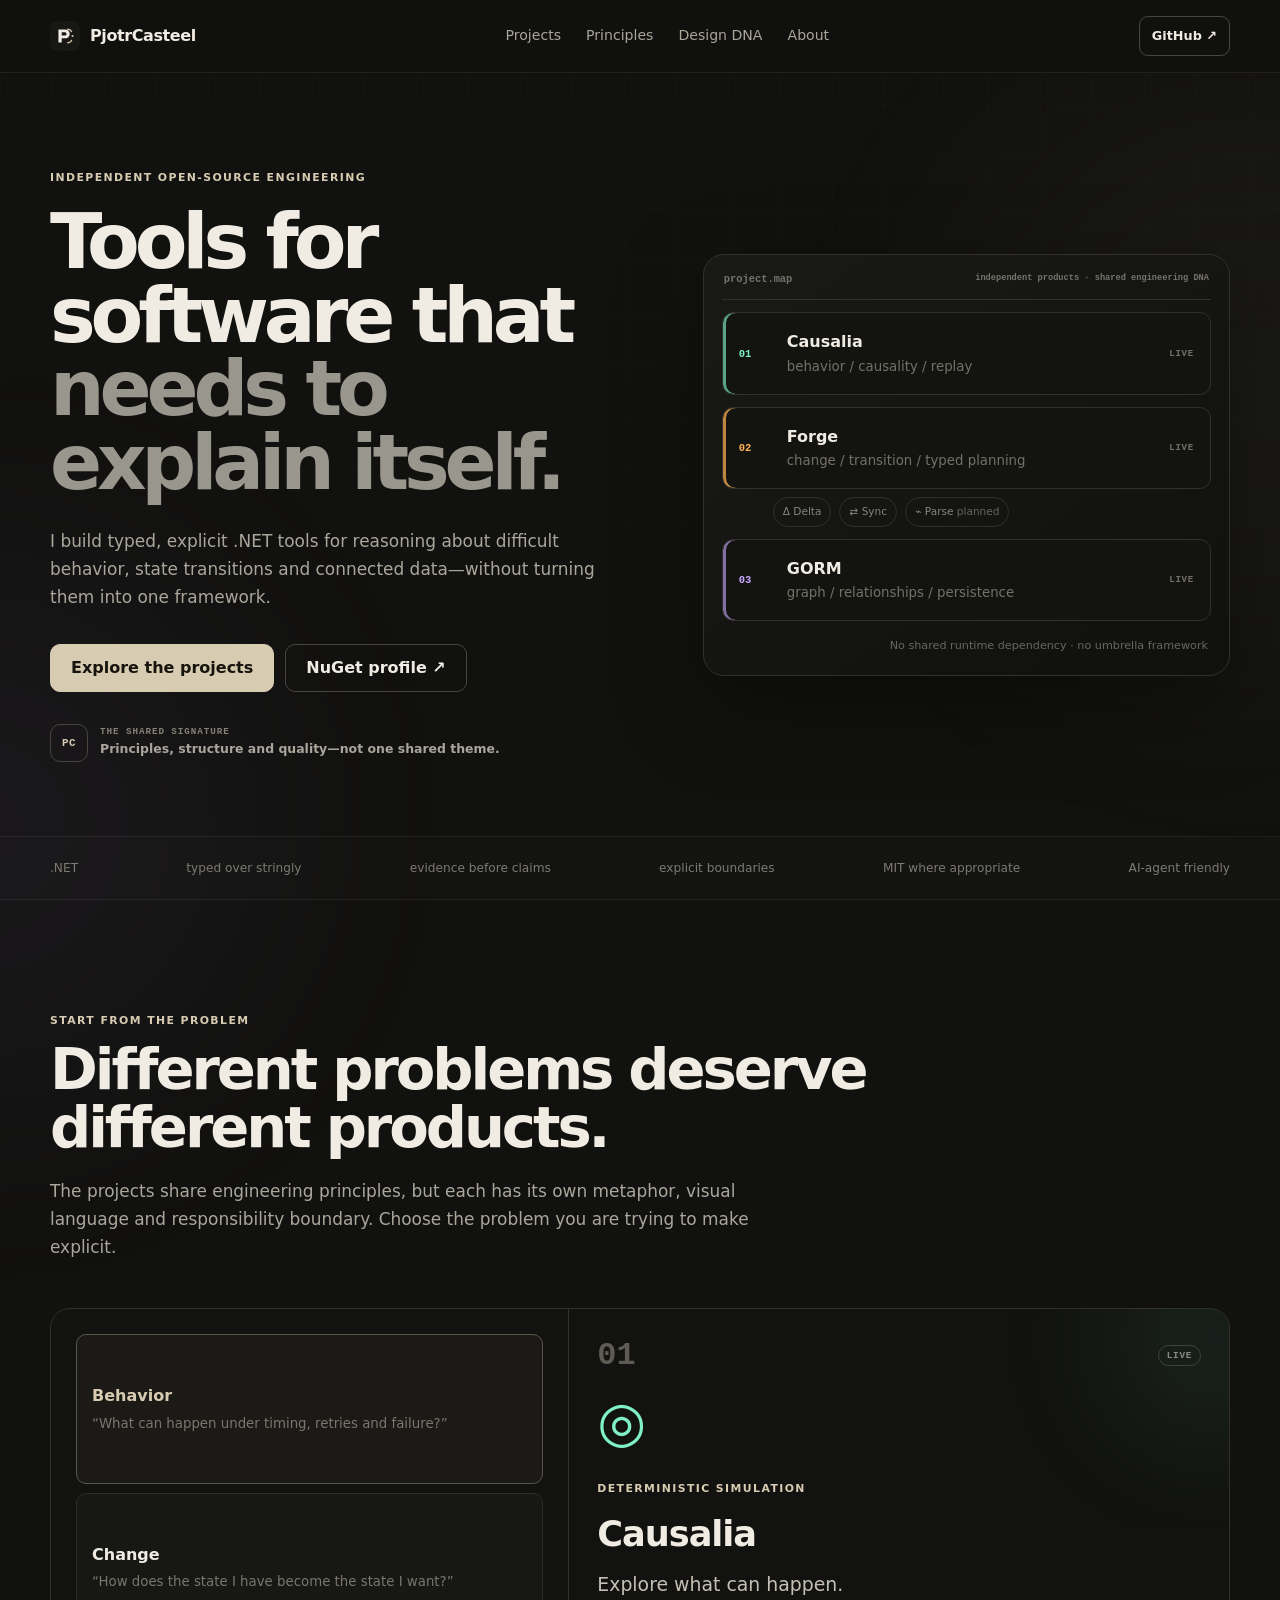
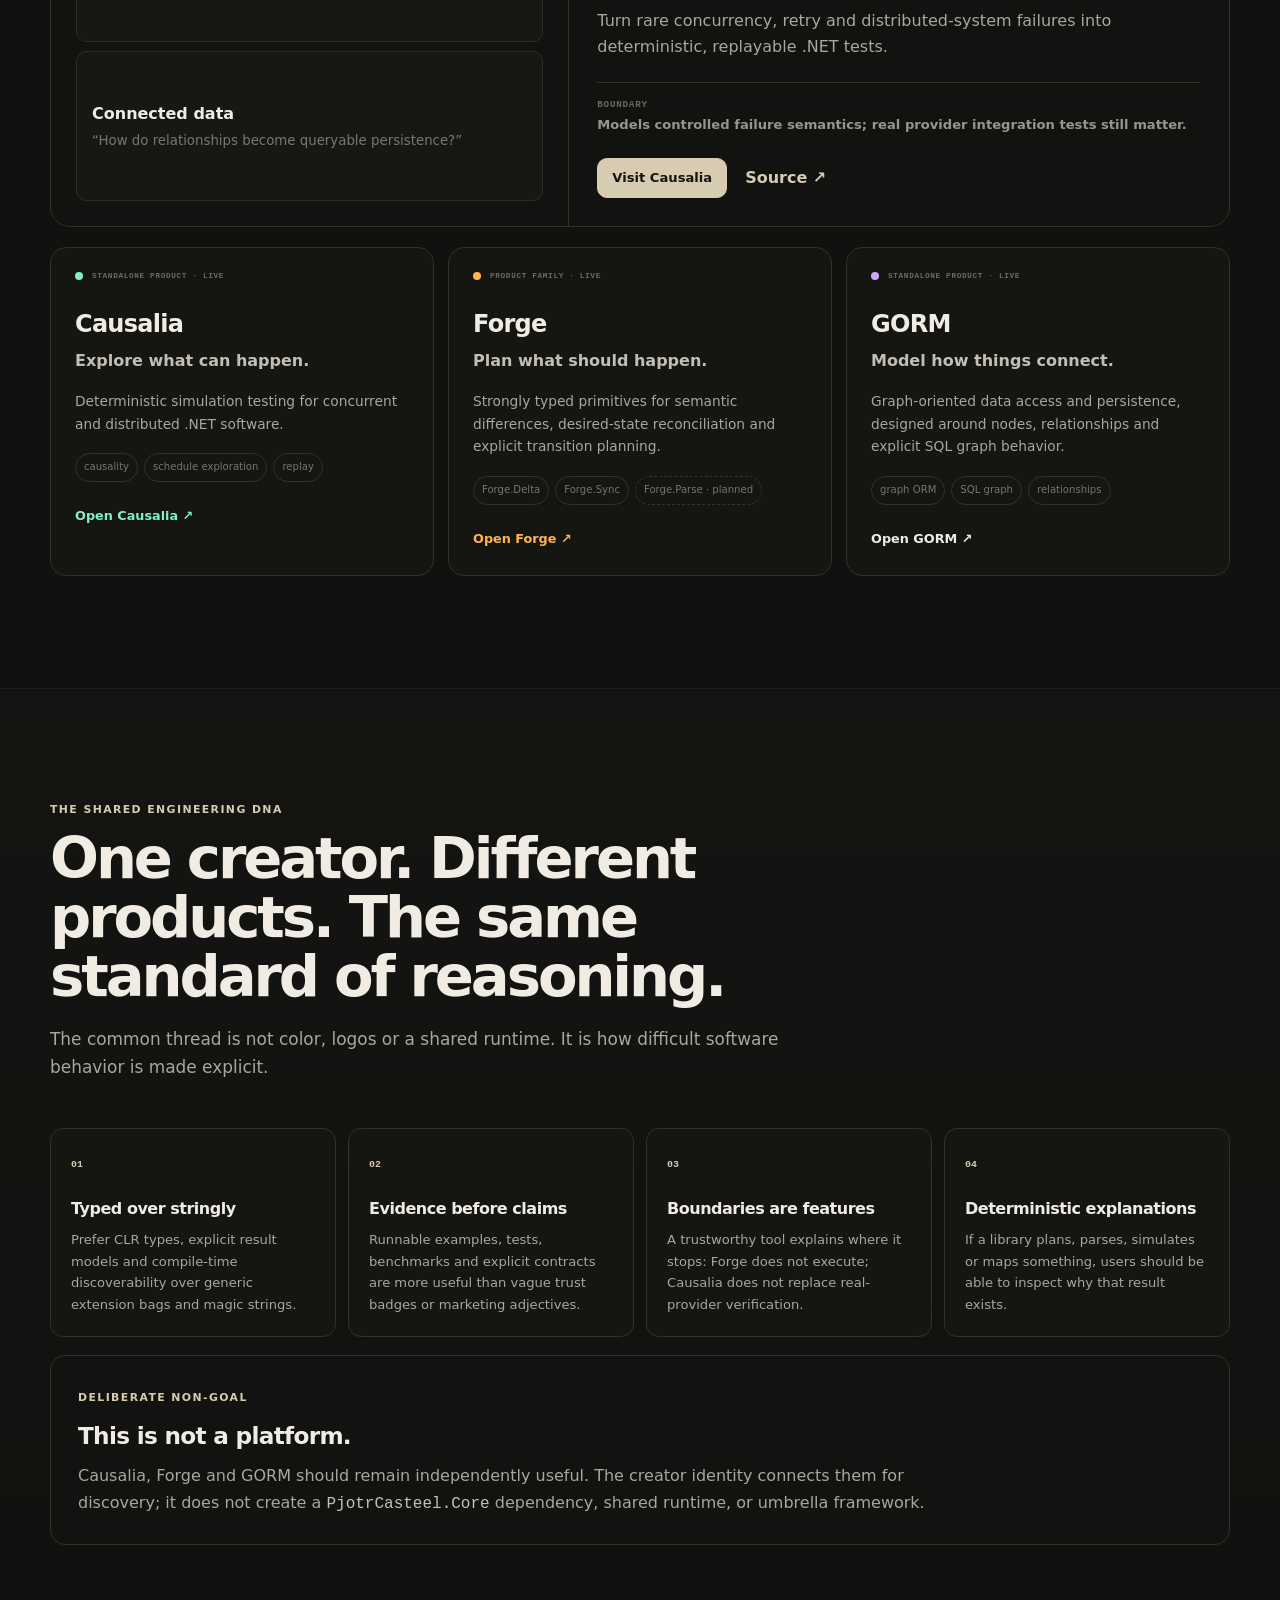
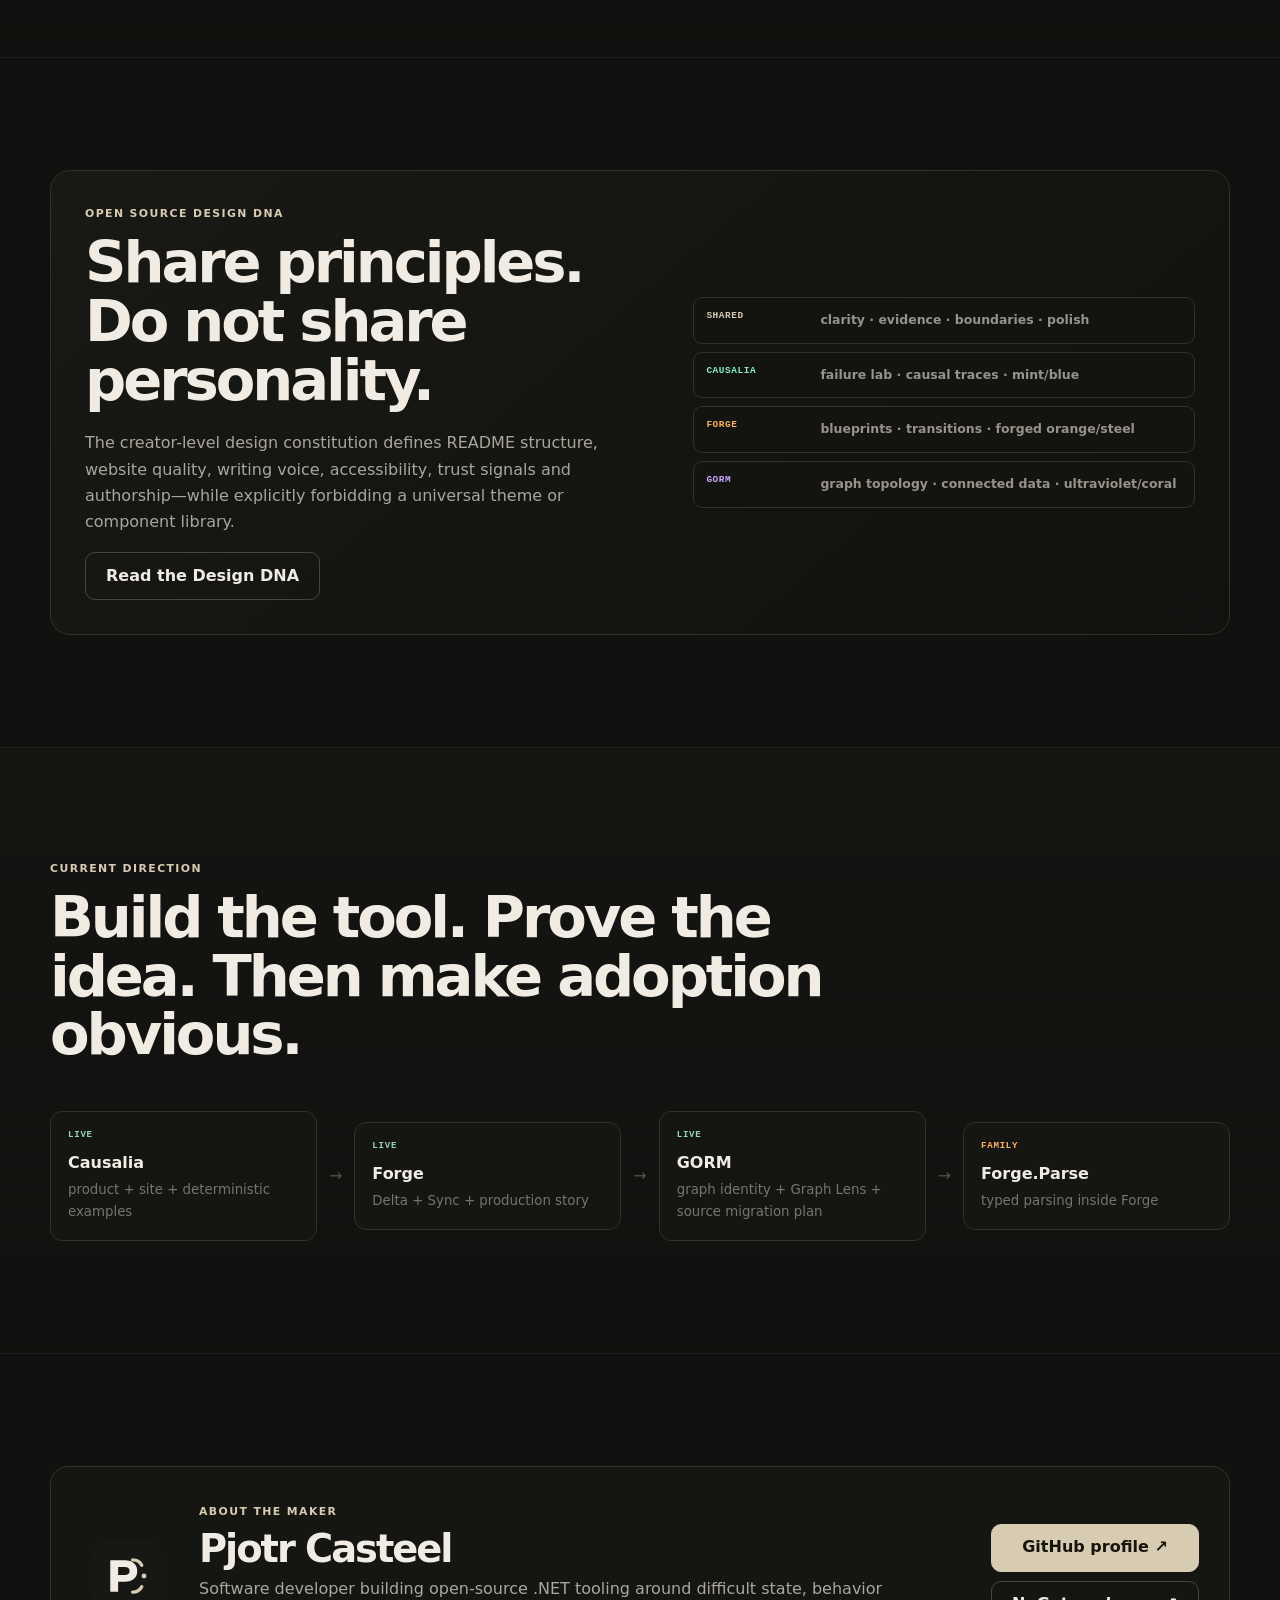
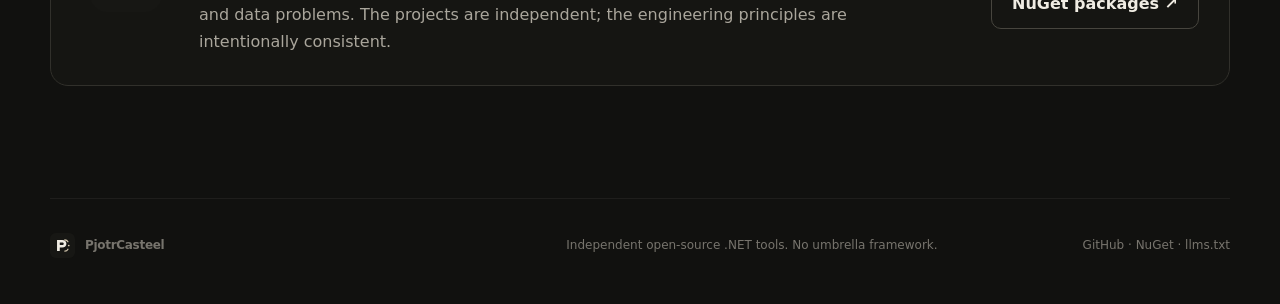
<file: index.html>
<!doctype html>
<html lang="en">
<head>
  <meta charset="utf-8">
  <meta name="viewport" content="width=device-width, initial-scale=1">
  <meta name="author" content="Pjotr Casteel">
  <title>PjotrCasteel — open-source .NET tools for explicit software</title>
  <meta name="description" content="Open-source .NET tools by PjotrCasteel for reasoning about behavior, change and connected state. Causalia, Forge and GORM.">
  <meta name="theme-color" content="#11110f">
  <meta property="og:type" content="website">
  <meta property="og:title" content="PjotrCasteel — open-source tools for software that needs to explain itself">
  <meta property="og:description" content="Typed, explicit .NET libraries for reasoning about behavior, change and connected state.">
  <meta property="og:url" content="https://pjotrcasteel.github.io/">
  <meta property="og:image" content="https://pjotrcasteel.github.io/social-preview.svg">
  <meta name="twitter:card" content="summary_large_image">
  <link rel="canonical" href="https://pjotrcasteel.github.io/">
  <link rel="icon" href="./mark.svg" type="image/svg+xml">
  <link rel="manifest" href="./site.webmanifest">
  <link rel="stylesheet" href="./styles.css">
  <script type="application/ld+json">
  {
    "@context": "https://schema.org",
    "@type": "Person",
    "name": "Pjotr Casteel",
    "url": "https://pjotrcasteel.github.io/",
    "sameAs": [
      "https://github.com/pjotrcasteel",
      "https://www.nuget.org/profiles/PjotrCasteel"
    ],
    "knowsAbout": [".NET", "C#", "distributed systems", "state reconciliation", "graph persistence", "software testing"]
  }
  </script>
</head>
<body>
  <div class="paper-grid" aria-hidden="true"></div>
  <div class="ambient ambient-a" aria-hidden="true"></div>
  <div class="ambient ambient-b" aria-hidden="true"></div>

  <header class="nav-shell">
    <nav class="nav wrap" aria-label="Main navigation">
      <a class="creator-brand" href="#top" aria-label="PjotrCasteel home">
        <img src="./mark.svg" width="30" height="30" alt="">
        <span>PjotrCasteel</span>
      </a>
      <div class="nav-links">
        <a href="#projects">Projects</a>
        <a href="#principles">Principles</a>
        <a href="#dna">Design DNA</a>
        <a href="#about">About</a>
      </div>
      <a class="nav-action" href="https://github.com/pjotrcasteel">GitHub ↗</a>
    </nav>
  </header>

  <main id="top">
    <section class="hero wrap">
      <div class="hero-copy reveal">
        <div class="eyebrow">Independent open-source engineering</div>
        <h1>Tools for software that<br><span>needs to explain itself.</span></h1>
        <p class="hero-lead">
          I build typed, explicit .NET tools for reasoning about difficult behavior,
          state transitions and connected data—without turning them into one framework.
        </p>
        <div class="hero-actions">
          <a class="button" href="#projects">Explore the projects</a>
          <a class="button button-ghost" href="https://www.nuget.org/profiles/PjotrCasteel">NuGet profile ↗</a>
        </div>
        <div class="maker-note">
          <span class="maker-mark">PC</span>
          <div><small>THE SHARED SIGNATURE</small><strong>Principles, structure and quality—not one shared theme.</strong></div>
        </div>
      </div>

      <div class="hero-system reveal delay-1" aria-label="PjotrCasteel project map">
        <div class="system-head"><span>project.map</span><small>independent products · shared engineering DNA</small></div>
        <div class="system-node causalia-node">
          <span>01</span>
          <div><b>Causalia</b><small>behavior / causality / replay</small></div>
          <i>live</i>
        </div>
        <div class="system-node forge-node">
          <span>02</span>
          <div><b>Forge</b><small>change / transition / typed planning</small></div>
          <i>live</i>
        </div>
        <div class="forge-family">
          <span>Δ Delta</span><span>⇄ Sync</span><span>⌁ Parse <em>planned</em></span>
        </div>
        <div class="system-node gorm-node">
          <span>03</span>
          <div><b>GORM</b><small>graph / relationships / persistence</small></div>
          <i>live</i>
        </div>
        <div class="system-foot">No shared runtime dependency · no umbrella framework</div>
      </div>
    </section>

    <section class="signal-strip">
      <div class="wrap signals" aria-label="Shared engineering principles">
        <span>.NET</span><span>typed over stringly</span><span>evidence before claims</span><span>explicit boundaries</span><span>MIT where appropriate</span><span>AI-agent friendly</span>
      </div>
    </section>

    <section id="projects" class="section wrap">
      <div class="section-head reveal">
        <div class="eyebrow">Start from the problem</div>
        <h2>Different problems deserve different products.</h2>
        <p>
          The projects share engineering principles, but each has its own metaphor, visual language and responsibility boundary.
          Choose the problem you are trying to make explicit.
        </p>
      </div>

      <div class="problem-switcher reveal">
        <div class="problem-buttons" role="tablist" aria-label="Choose a software problem">
          <button class="problem-button active" role="tab" aria-selected="true" data-project="causalia">
            <span>Behavior</span><small>“What can happen under timing, retries and failure?”</small>
          </button>
          <button class="problem-button" role="tab" aria-selected="false" data-project="forge">
            <span>Change</span><small>“How does the state I have become the state I want?”</small>
          </button>
          <button class="problem-button" role="tab" aria-selected="false" data-project="gorm">
            <span>Connected data</span><small>“How do relationships become queryable persistence?”</small>
          </button>
        </div>

        <article class="focus-panel causalia-focus" id="focus-panel" aria-live="polite">
          <div class="focus-top">
            <span class="focus-index" id="focus-index">01</span>
            <span class="status-pill" id="focus-status">LIVE</span>
          </div>
          <div class="focus-symbol" id="focus-symbol">◎</div>
          <div class="focus-copy">
            <span class="mono-label" id="focus-category">DETERMINISTIC SIMULATION</span>
            <h3 id="focus-name">Causalia</h3>
            <p class="focus-promise" id="focus-promise">Explore what can happen.</p>
            <p id="focus-description">Turn rare concurrency, retry and distributed-system failures into deterministic, replayable .NET tests.</p>
          </div>
          <div class="focus-boundary">
            <span>BOUNDARY</span>
            <strong id="focus-boundary">Models controlled failure semantics; real provider integration tests still matter.</strong>
          </div>
          <div class="focus-actions" id="focus-actions">
            <a class="button button-small" href="https://pjotrcasteel.github.io/Causalia/">Visit Causalia</a>
            <a class="text-link" href="https://github.com/pjotrcasteel/Causalia">Source ↗</a>
          </div>
        </article>
      </div>

      <div class="project-cards">
        <article class="project-card causalia-card reveal">
          <div class="card-head"><span class="project-dot"></span><small>STANDALONE PRODUCT · LIVE</small></div>
          <h3>Causalia</h3>
          <p class="project-promise">Explore what can happen.</p>
          <p>Deterministic simulation testing for concurrent and distributed .NET software.</p>
          <div class="project-tags"><span>causality</span><span>schedule exploration</span><span>replay</span></div>
          <a href="https://pjotrcasteel.github.io/Causalia/">Open Causalia ↗</a>
        </article>

        <article class="project-card forge-card reveal delay-1">
          <div class="card-head"><span class="project-dot"></span><small>PRODUCT FAMILY · LIVE</small></div>
          <h3>Forge</h3>
          <p class="project-promise">Plan what should happen.</p>
          <p>Strongly typed primitives for semantic differences, desired-state reconciliation and explicit transition planning.</p>
          <div class="forge-package-row"><span>Forge.Delta</span><span>Forge.Sync</span><span class="future">Forge.Parse · planned</span></div>
          <a href="https://pjotrcasteel.github.io/Forge/">Open Forge ↗</a>
        </article>

        <article class="project-card gorm-card reveal delay-2">
          <div class="card-head"><span class="project-dot"></span><small>STANDALONE PRODUCT · LIVE</small></div>
          <h3>GORM</h3>
          <p class="project-promise">Model how things connect.</p>
          <p>Graph-oriented data access and persistence, designed around nodes, relationships and explicit SQL graph behavior.</p>
          <div class="project-tags"><span>graph ORM</span><span>SQL graph</span><span>relationships</span></div>
          <a href="https://pjotrcasteel.github.io/GORM/">Open GORM ↗</a>
        </article>
      </div>
    </section>

    <section id="principles" class="section principles-section">
      <div class="wrap">
        <div class="section-head reveal">
          <div class="eyebrow">The shared engineering DNA</div>
          <h2>One creator. Different products. The same standard of reasoning.</h2>
          <p>The common thread is not color, logos or a shared runtime. It is how difficult software behavior is made explicit.</p>
        </div>

        <div class="principle-grid">
          <article class="principle reveal">
            <span>01</span><h3>Typed over stringly</h3>
            <p>Prefer CLR types, explicit result models and compile-time discoverability over generic extension bags and magic strings.</p>
          </article>
          <article class="principle reveal">
            <span>02</span><h3>Evidence before claims</h3>
            <p>Runnable examples, tests, benchmarks and explicit contracts are more useful than vague trust badges or marketing adjectives.</p>
          </article>
          <article class="principle reveal">
            <span>03</span><h3>Boundaries are features</h3>
            <p>A trustworthy tool explains where it stops: Forge does not execute; Causalia does not replace real-provider verification.</p>
          </article>
          <article class="principle reveal">
            <span>04</span><h3>Deterministic explanations</h3>
            <p>If a library plans, parses, simulates or maps something, users should be able to inspect why that result exists.</p>
          </article>
        </div>

        <div class="anti-framework reveal">
          <span class="mono-label">DELIBERATE NON-GOAL</span>
          <h3>This is not a platform.</h3>
          <p>
            Causalia, Forge and GORM should remain independently useful. The creator identity connects them for discovery;
            it does not create a <code>PjotrCasteel.Core</code> dependency, shared runtime, or umbrella framework.
          </p>
        </div>
      </div>
    </section>

    <section id="dna" class="section wrap">
      <div class="dna-panel reveal">
        <div>
          <div class="eyebrow">Open Source Design DNA</div>
          <h2>Share principles.<br>Do not share personality.</h2>
          <p>
            The creator-level design constitution defines README structure, website quality, writing voice,
            accessibility, trust signals and authorship—while explicitly forbidding a universal theme or component library.
          </p>
          <a class="button button-ghost" href="./CREATOR_DESIGN_DNA.md">Read the Design DNA</a>
        </div>

        <div class="dna-example">
          <div class="dna-row shared"><span>SHARED</span><b>clarity · evidence · boundaries · polish</b></div>
          <div class="dna-row causalia"><span>CAUSALIA</span><b>failure lab · causal traces · mint/blue</b></div>
          <div class="dna-row forge"><span>FORGE</span><b>blueprints · transitions · forged orange/steel</b></div>
          <div class="dna-row gorm"><span>GORM</span><b>graph topology · connected data · ultraviolet/coral</b></div>
        </div>
      </div>
    </section>

    <section class="section now-section">
      <div class="wrap">
        <div class="section-head reveal">
          <div class="eyebrow">Current direction</div>
          <h2>Build the tool. Prove the idea. Then make adoption obvious.</h2>
        </div>

        <div class="roadmap-strip reveal">
          <div class="roadmap-item done"><span>LIVE</span><b>Causalia</b><small>product + site + deterministic examples</small></div>
          <i>→</i>
          <div class="roadmap-item done"><span>LIVE</span><b>Forge</b><small>Delta + Sync + production story</small></div>
          <i>→</i>
          <div class="roadmap-item done"><span>LIVE</span><b>GORM</b><small>graph identity + Graph Lens + source migration plan</small></div>
          <i>→</i>
          <div class="roadmap-item future"><span>FAMILY</span><b>Forge.Parse</b><small>typed parsing inside Forge</small></div>
        </div>
      </div>
    </section>

    <section id="about" class="section wrap">
      <div class="about-panel reveal">
        <div class="about-mark"><img src="./mark.svg" alt="" width="72" height="72"></div>
        <div>
          <span class="eyebrow">About the maker</span>
          <h2>Pjotr Casteel</h2>
          <p>
            Software developer building open-source .NET tooling around difficult state, behavior and data problems.
            The projects are independent; the engineering principles are intentionally consistent.
          </p>
        </div>
        <div class="about-links">
          <a class="button" href="https://github.com/pjotrcasteel">GitHub profile ↗</a>
          <a class="button button-ghost" href="https://www.nuget.org/profiles/PjotrCasteel">NuGet packages ↗</a>
        </div>
      </div>
    </section>
  </main>

  <footer class="footer wrap">
    <div class="creator-brand">
      <img src="./mark.svg" width="25" height="25" alt="">
      <span>PjotrCasteel</span>
    </div>
    <p>Independent open-source .NET tools. No umbrella framework.</p>
    <div><a href="https://github.com/pjotrcasteel">GitHub</a> · <a href="https://www.nuget.org/profiles/PjotrCasteel">NuGet</a> · <a href="./llms.txt">llms.txt</a></div>
  </footer>

  <script src="./script.js"></script>
</body>
</html>
</file>
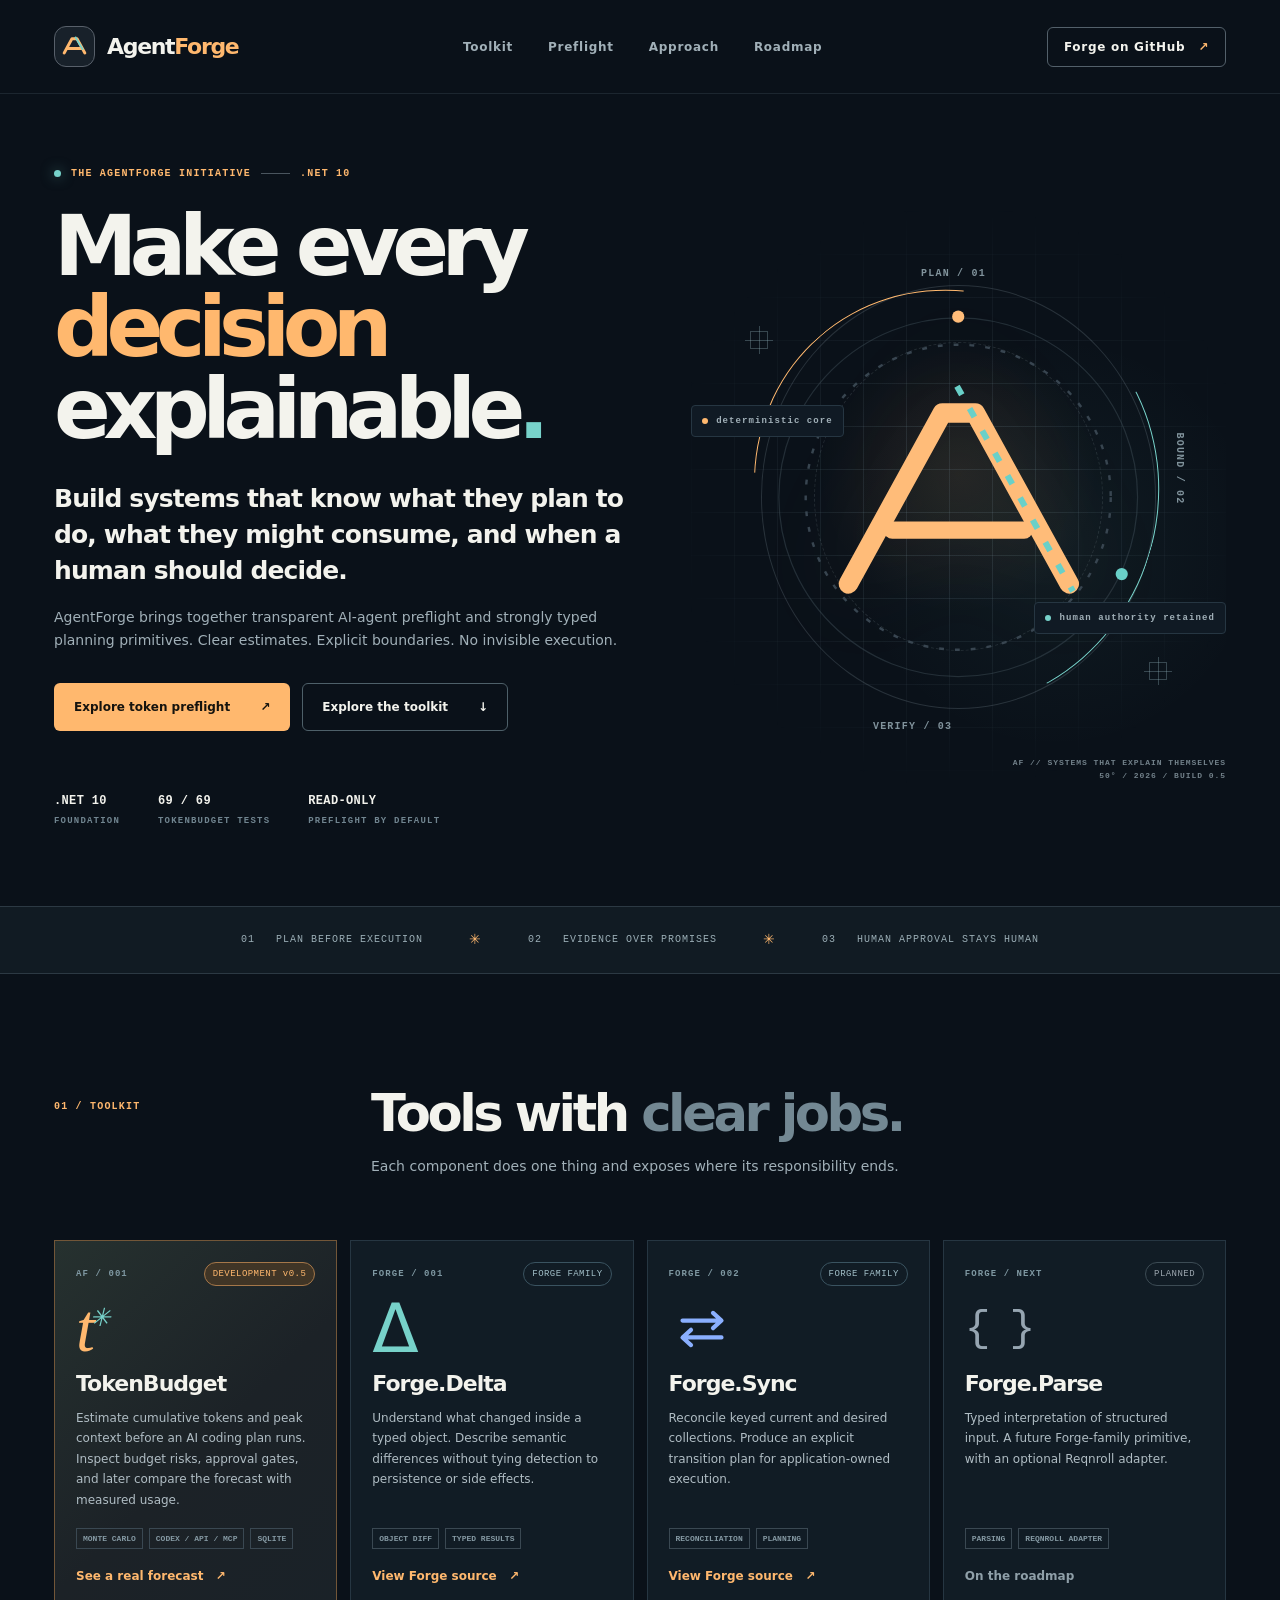
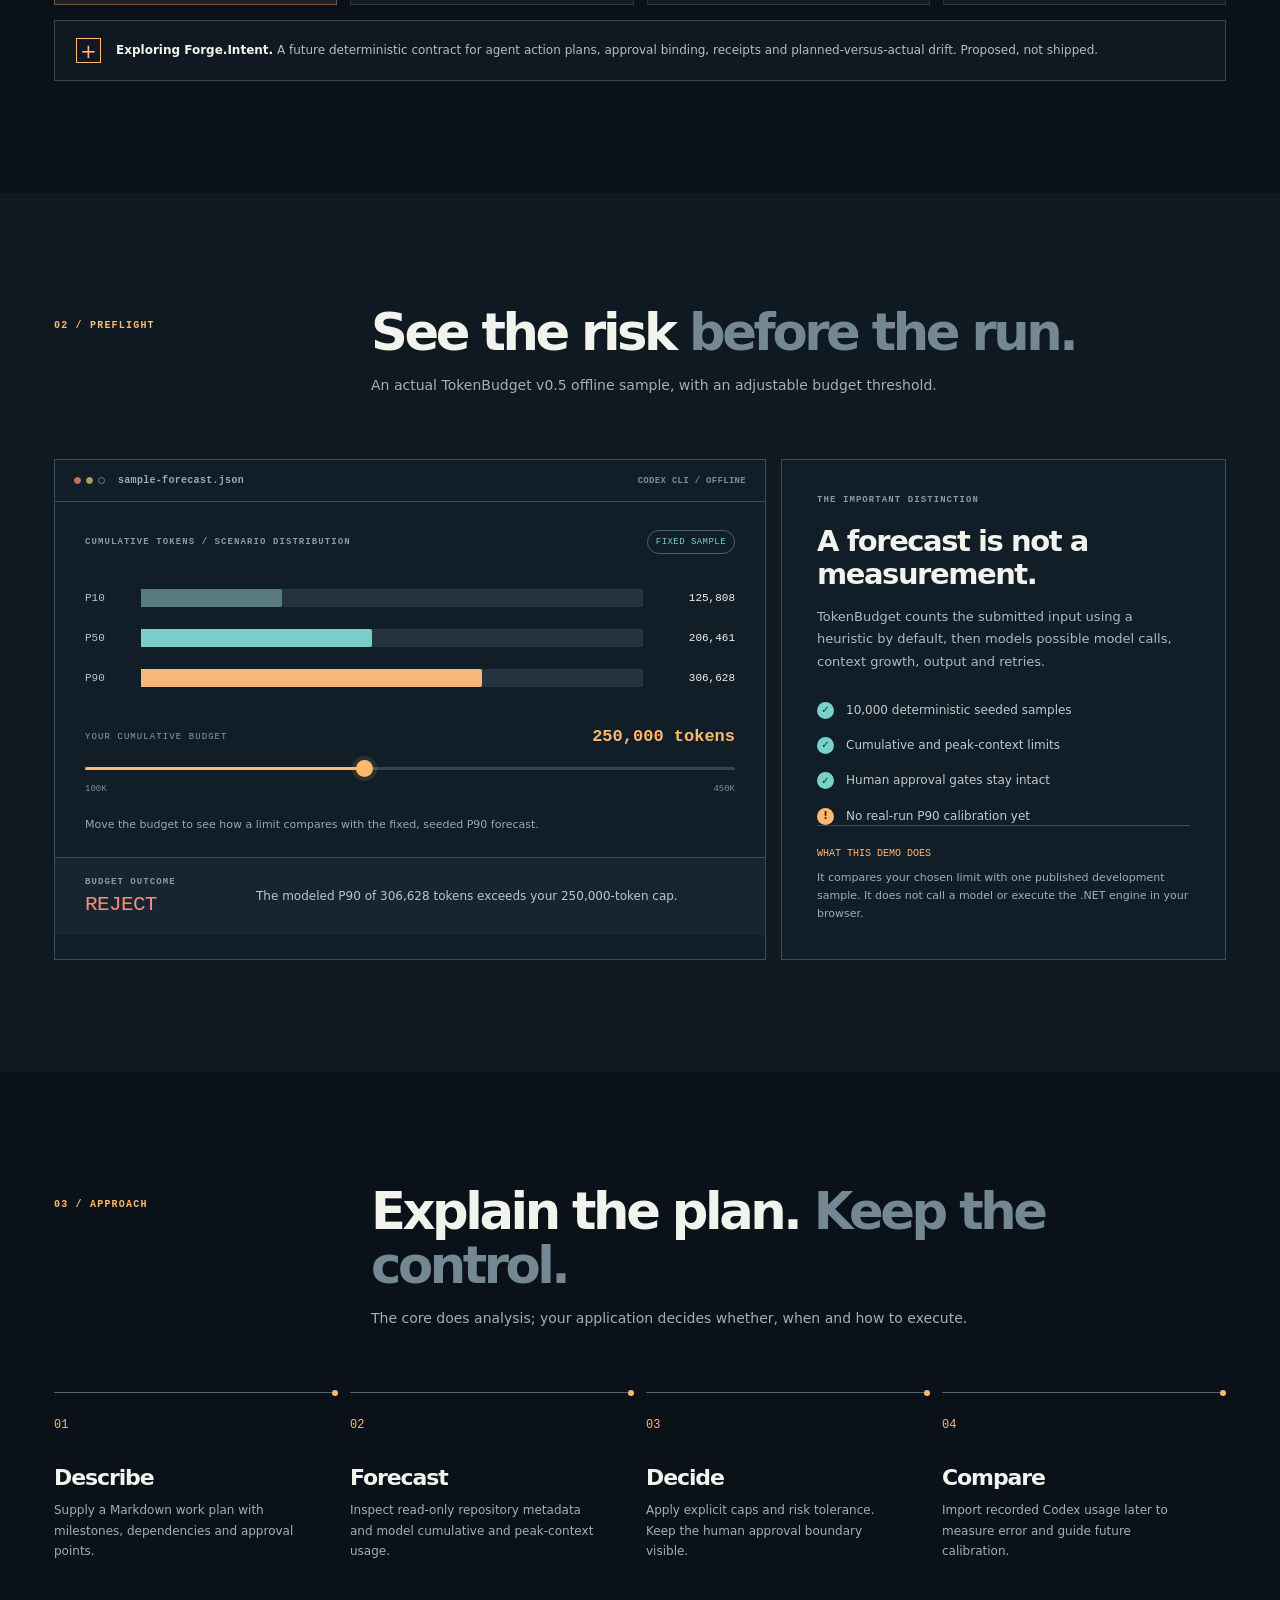
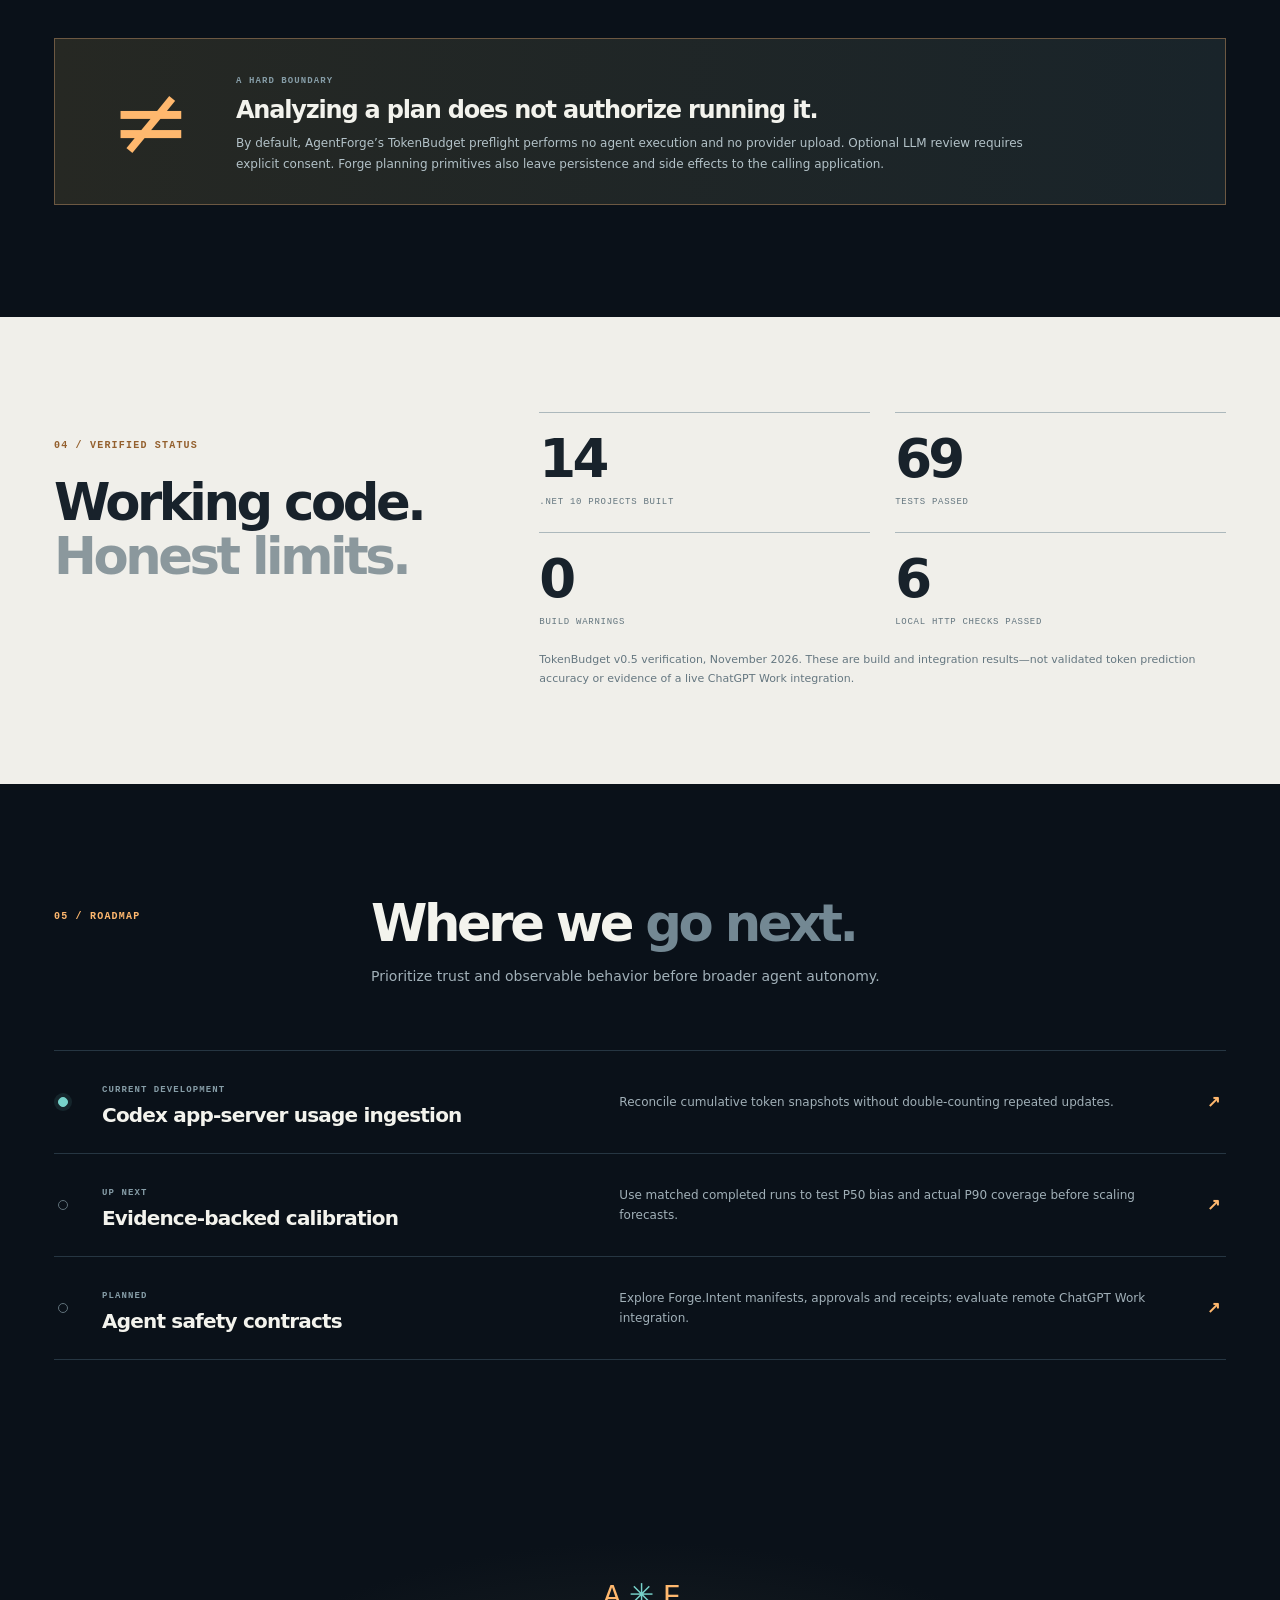
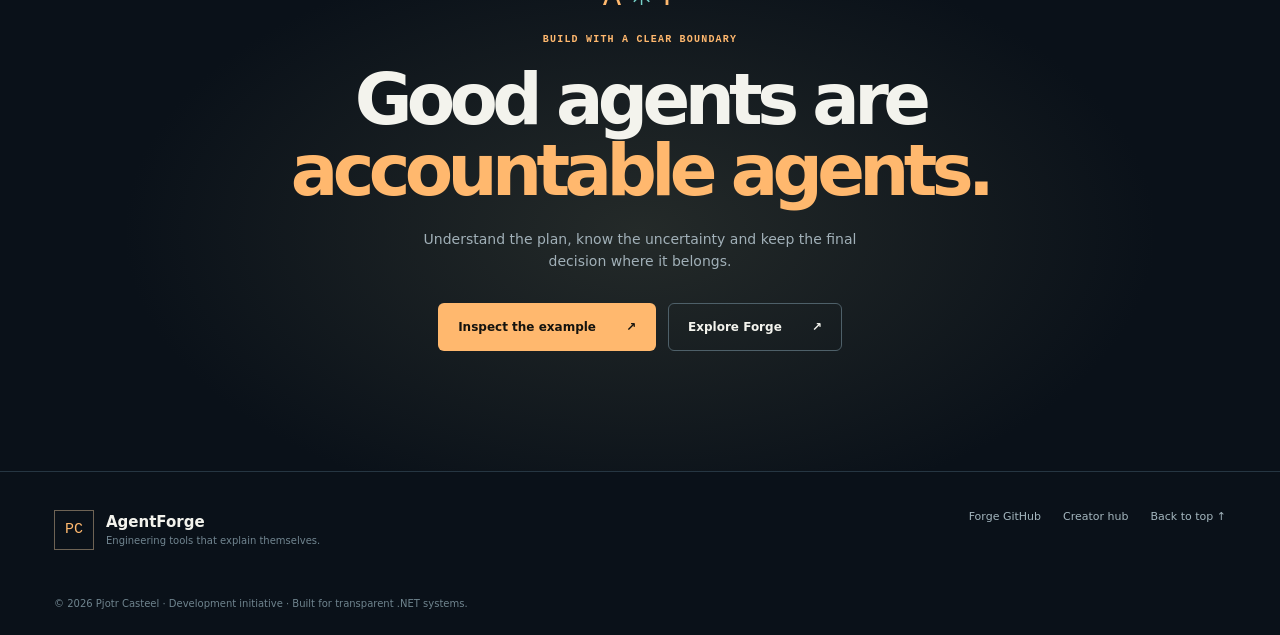
<file: AgentForge/index.html>
<!doctype html>
<html lang="en">
<head>
  <meta charset="utf-8">
  <meta name="viewport" content="width=device-width, initial-scale=1">
  <meta name="theme-color" content="#0a1119">
  <meta name="description" content="AgentForge: transparent, bounded .NET 10 tools for AI agent planning and deterministic transitions. Explore TokenBudget and the Forge family.">
  <meta property="og:title" content="AgentForge — Make every decision explainable">
  <meta property="og:description" content="Plan, forecast, inspect, verify. A growing family of explicit .NET engineering tools.">
  <meta property="og:type" content="website">
  <meta property="og:url" content="https://pjotrcasteel.github.io/AgentForge/">
  <link rel="canonical" href="https://pjotrcasteel.github.io/AgentForge/">
  <link rel="icon" href="data:image/svg+xml,%3Csvg xmlns='http://www.w3.org/2000/svg' viewBox='0 0 64 64'%3E%3Crect width='64' height='64' rx='17' fill='%230a1119'/%3E%3Cpath d='M13 43 28 17h8l15 26M19 34h26' stroke='%23ffb86e' fill='none' stroke-width='6' stroke-linecap='round'/%3E%3C/svg%3E">
  <link rel="stylesheet" href="./assets/site.css">
  <script defer src="./assets/site.js"></script>
  <title>AgentForge — Make every decision explainable</title>
</head>
<body>
  <a class="skip-link" href="#main">Skip to content</a>
  <div class="site-shell">
    <header class="site-header">
      <a class="brand" href="#top" aria-label="AgentForge, top of page">
        <span class="brand-mark" aria-hidden="true">
          <svg viewBox="0 0 48 48" fill="none"><path d="M8 34 20 12h8l12 22M13 27h22" stroke="currentColor" stroke-width="4.5" stroke-linejoin="round" stroke-linecap="round"/><path d="m25 9 12 20" stroke="#78d4cc" stroke-width="3"/></svg>
        </span>
        <span>Agent<span class="brand-accent">Forge</span></span>
      </a>
      <nav class="primary-nav" aria-label="Main navigation">
        <a href="#toolkit">Toolkit</a>
        <a href="#preflight">Preflight</a>
        <a href="#approach">Approach</a>
        <a href="#roadmap">Roadmap</a>
      </nav>
      <a class="header-link" href="https://github.com/pjotrcasteel/Forge" target="_blank" rel="noopener noreferrer">
        Forge on GitHub <span aria-hidden="true">↗</span>
      </a>
      <button class="menu-toggle" type="button" aria-label="Open navigation" aria-expanded="false" aria-controls="mobile-nav">
        <span></span><span></span><span></span>
      </button>
    </header>
    <nav id="mobile-nav" class="mobile-nav" aria-label="Mobile navigation" hidden>
      <a href="#toolkit">Toolkit</a><a href="#preflight">Preflight</a>
      <a href="#approach">Approach</a><a href="#roadmap">Roadmap</a>
      <a href="https://github.com/pjotrcasteel/Forge">Forge on GitHub ↗</a>
    </nav>
    <main id="main">
      <section class="hero section-grid" id="top" aria-labelledby="hero-title">
        <div class="hero-copy">
          <div class="eyebrow"><span class="live-dot"></span> THE AGENTFORGE INITIATIVE <span class="eyebrow-rule"></span> .NET 10</div>
          <h1 id="hero-title">Make every<br><em>decision</em><br>explainable<span class="period">.</span></h1>
          <p class="hero-lede">Build systems that know what they plan to do, what they might consume, and when a human should decide.</p>
          <p class="hero-support">AgentForge brings together transparent AI-agent preflight and strongly typed planning primitives. Clear estimates. Explicit boundaries. No invisible execution.</p>
          <div class="hero-actions">
            <a class="button button-primary" href="#preflight">Explore token preflight <span aria-hidden="true">↗</span></a>
            <a class="button button-outline" href="#toolkit">Explore the toolkit <span aria-hidden="true">↓</span></a>
          </div>
          <div class="hero-meta" aria-label="Current technical foundation">
            <div><span class="meta-value">.NET 10</span><span class="meta-label">FOUNDATION</span></div>
            <div><span class="meta-value">69 / 69</span><span class="meta-label">TOKENBUDGET TESTS</span></div>
            <div><span class="meta-value">READ-ONLY</span><span class="meta-label">PREFLIGHT BY DEFAULT</span></div>
          </div>
        </div>
        <div class="hero-visual" aria-hidden="true">
          <div class="orbit orbit-outer"></div><div class="orbit orbit-inner"></div>
          <div class="crosshair crosshair-one"></div><div class="crosshair crosshair-two"></div>
          <div class="orbital-label label-north">PLAN / 01</div>
          <div class="orbital-label label-east">BOUND / 02</div>
          <div class="orbital-label label-south">VERIFY / 03</div>
          <div class="central-glyph">
            <svg viewBox="0 0 320 320" fill="none">
              <path d="M70 231 147 91h27l77 140" stroke="#ffbc79" stroke-width="16" stroke-linecap="round" stroke-linejoin="round"/>
              <path d="M106 187h108" stroke="#ffbc79" stroke-width="14" stroke-linecap="round"/>
              <path d="m159 69 95 168" stroke="#69d0c8" stroke-width="5" stroke-dasharray="8 13"/>
              <circle cx="160" cy="160" r="125" stroke="#384550" stroke-width="2" stroke-dasharray="4 9"/>
              <circle cx="160" cy="160" r="147" stroke="#44535c" stroke-opacity=".45"/>
              <circle cx="160" cy="12" r="5" fill="#ffbc79"/>
              <circle cx="294" cy="223" r="5" fill="#69d0c8"/>
            </svg>
          </div>
          <div class="visual-note note-one"><span class="note-point"></span> deterministic core</div>
          <div class="visual-note note-two"><span class="note-point teal"></span> human authority retained</div>
          <div class="visual-coordinates">AF // SYSTEMS THAT EXPLAIN THEMSELVES<br>50° / 2026 / BUILD 0.5</div>
        </div>
      </section>

      <section class="principles-strip" aria-label="Core principles">
        <span>01 &nbsp; PLAN BEFORE EXECUTION</span>
        <span class="strip-divider">✳</span>
        <span>02 &nbsp; EVIDENCE OVER PROMISES</span>
        <span class="strip-divider">✳</span>
        <span>03 &nbsp; HUMAN APPROVAL STAYS HUMAN</span>
      </section>

      <section class="content-section" id="toolkit">
        <div class="section-heading">
          <p class="section-index">01 / TOOLKIT</p>
          <div><h2>Tools with <span class="muted">clear jobs.</span></h2><p>Each component does one thing and exposes where its responsibility ends.</p></div>
        </div>
        <div class="tool-grid">
          <article class="tool-card featured">
            <div class="tool-top"><span class="tool-number">AF / 001</span><span class="pill pill-active">DEVELOPMENT v0.5</span></div>
            <div class="tool-symbol token-symbol" aria-hidden="true"><span>t</span><span class="symbol-spark">✳</span></div>
            <h3>TokenBudget</h3>
            <p>Estimate cumulative tokens and peak context before an AI coding plan runs. Inspect budget risks, approval gates, and later compare the forecast with measured usage.</p>
            <div class="tool-tags"><span>MONTE CARLO</span><span>CODEX / API / MCP</span><span>SQLITE</span></div>
            <a class="text-link" href="#preflight">See a real forecast <span aria-hidden="true">↗</span></a>
          </article>
          <article class="tool-card">
            <div class="tool-top"><span class="tool-number">FORGE / 001</span><span class="pill">FORGE FAMILY</span></div>
            <div class="tool-symbol delta-symbol" aria-hidden="true">Δ</div>
            <h3>Forge.Delta</h3>
            <p>Understand what changed inside a typed object. Describe semantic differences without tying detection to persistence or side effects.</p>
            <div class="tool-tags"><span>OBJECT DIFF</span><span>TYPED RESULTS</span></div>
            <a class="text-link" href="https://github.com/pjotrcasteel/Forge" target="_blank" rel="noopener noreferrer">View Forge source <span aria-hidden="true">↗</span></a>
          </article>
          <article class="tool-card">
            <div class="tool-top"><span class="tool-number">FORGE / 002</span><span class="pill">FORGE FAMILY</span></div>
            <div class="tool-symbol sync-symbol" aria-hidden="true"><svg viewBox="0 0 78 78" fill="none"><path d="M16 29h44M52 20l10 9-10 9M62 49H18m8-9-10 9 10 9" stroke="currentColor" stroke-width="5" stroke-linecap="round" stroke-linejoin="round"/></svg></div>
            <h3>Forge.Sync</h3>
            <p>Reconcile keyed current and desired collections. Produce an explicit transition plan for application-owned execution.</p>
            <div class="tool-tags"><span>RECONCILIATION</span><span>PLANNING</span></div>
            <a class="text-link" href="https://github.com/pjotrcasteel/Forge" target="_blank" rel="noopener noreferrer">View Forge source <span aria-hidden="true">↗</span></a>
          </article>
          <article class="tool-card future-card">
            <div class="tool-top"><span class="tool-number">FORGE / NEXT</span><span class="pill pill-planned">PLANNED</span></div>
            <div class="tool-symbol parse-symbol" aria-hidden="true">{ }</div>
            <h3>Forge.Parse</h3>
            <p>Typed interpretation of structured input. A future Forge-family primitive, with an optional Reqnroll adapter.</p>
            <div class="tool-tags"><span>PARSING</span><span>REQNROLL ADAPTER</span></div>
            <span class="text-link disabled-link">On the roadmap</span>
          </article>
        </div>
        <div class="initiative-note"><span class="mini-mark">+</span><p><strong>Exploring Forge.Intent.</strong> A future deterministic contract for agent action plans, approval binding, receipts and planned-versus-actual drift. Proposed, not shipped.</p></div>
      </section>

      <section class="content-section preflight-section" id="preflight">
        <div class="section-heading">
          <p class="section-index">02 / PREFLIGHT</p>
          <div><h2>See the risk <span class="muted">before the run.</span></h2><p>An actual TokenBudget v0.5 offline sample, with an adjustable budget threshold.</p></div>
        </div>
        <div class="demo-layout">
          <div class="demo-panel">
            <div class="panel-heading"><span class="terminal-dots"><i></i><i></i><i></i></span><span>sample-forecast.json</span><span class="panel-right">CODEX CLI / OFFLINE</span></div>
            <div class="demo-main">
              <div class="demo-title-row"><span class="mono-overline">CUMULATIVE TOKENS / SCENARIO DISTRIBUTION</span><span class="pill pill-sample">FIXED SAMPLE</span></div>
              <div class="forecast-chart" aria-label="Forecast quantiles are P10 125808 tokens, P50 206461 tokens, P90 306628 tokens">
                <div class="bar-row"><span>P10</span><div class="bar-track"><div class="bar-fill p10" style="width:28%"></div></div><strong>125,808</strong></div>
                <div class="bar-row"><span>P50</span><div class="bar-track"><div class="bar-fill p50" style="width:46%"></div></div><strong>206,461</strong></div>
                <div class="bar-row"><span>P90</span><div class="bar-track"><div class="bar-fill p90" style="width:68%"></div></div><strong>306,628</strong></div>
              </div>
              <div class="slider-top"><label for="budget-slider">YOUR CUMULATIVE BUDGET</label><output id="budget-value" for="budget-slider">250,000 tokens</output></div>
              <input id="budget-slider" type="range" min="100000" max="450000" step="10000" value="250000" aria-describedby="slider-help">
              <div class="slider-labels"><span>100K</span><span>450K</span></div>
              <p id="slider-help" class="demo-footnote">Move the budget to see how a limit compares with the fixed, seeded P90 forecast.</p>
            </div>
            <div class="verdict-row" aria-live="polite">
              <div><span class="mono-overline">BUDGET OUTCOME</span><strong id="budget-verdict" class="verdict reject">REJECT</strong></div>
              <p id="verdict-reason">The modeled P90 of 306,628 tokens exceeds your 250,000-token cap.</p>
            </div>
          </div>
          <aside class="demo-explainer">
            <span class="tiny-label">THE IMPORTANT DISTINCTION</span>
            <h3>A forecast is not a measurement.</h3>
            <p>TokenBudget counts the submitted input using a heuristic by default, then models possible model calls, context growth, output and retries.</p>
            <ul>
              <li><span class="check-icon">✓</span> 10,000 deterministic seeded samples</li>
              <li><span class="check-icon">✓</span> Cumulative and peak-context limits</li>
              <li><span class="check-icon">✓</span> Human approval gates stay intact</li>
              <li><span class="caution-icon">!</span> No real-run P90 calibration yet</li>
            </ul>
            <div class="explainer-bottom"><strong>WHAT THIS DEMO DOES</strong><p>It compares your chosen limit with one published development sample. It does not call a model or execute the .NET engine in your browser.</p></div>
          </aside>
        </div>
      </section>

      <section class="content-section" id="approach">
        <div class="section-heading">
          <p class="section-index">03 / APPROACH</p>
          <div><h2>Explain the plan. <span class="muted">Keep the control.</span></h2><p>The core does analysis; your application decides whether, when and how to execute.</p></div>
        </div>
        <div class="process-grid">
          <div class="process-card"><span>01</span><div class="process-line"></div><h3>Describe</h3><p>Supply a Markdown work plan with milestones, dependencies and approval points.</p></div>
          <div class="process-card"><span>02</span><div class="process-line"></div><h3>Forecast</h3><p>Inspect read-only repository metadata and model cumulative and peak-context usage.</p></div>
          <div class="process-card"><span>03</span><div class="process-line"></div><h3>Decide</h3><p>Apply explicit caps and risk tolerance. Keep the human approval boundary visible.</p></div>
          <div class="process-card"><span>04</span><div class="process-line"></div><h3>Compare</h3><p>Import recorded Codex usage later to measure error and guide future calibration.</p></div>
        </div>
        <div class="boundary-panel">
          <div class="boundary-symbol" aria-hidden="true">≠</div>
          <div><span class="tiny-label">A HARD BOUNDARY</span><h3>Analyzing a plan does not authorize running it.</h3><p>By default, AgentForge’s TokenBudget preflight performs no agent execution and no provider upload. Optional LLM review requires explicit consent. Forge planning primitives also leave persistence and side effects to the calling application.</p></div>
        </div>
      </section>

      <section class="evidence-section">
        <div class="evidence-inner">
          <div><span class="section-index">04 / VERIFIED STATUS</span><h2>Working code.<br><span class="muted-light">Honest limits.</span></h2></div>
          <div class="evidence-grid">
            <div><strong>14</strong><span>.NET 10 PROJECTS BUILT</span></div>
            <div><strong>69</strong><span>TESTS PASSED</span></div>
            <div><strong>0</strong><span>BUILD WARNINGS</span></div>
            <div><strong>6</strong><span>LOCAL HTTP CHECKS PASSED</span></div>
          </div>
          <p class="evidence-disclaimer">TokenBudget v0.5 verification, November 2026. These are build and integration results—not validated token prediction accuracy or evidence of a live ChatGPT Work integration.</p>
        </div>
      </section>

      <section class="content-section roadmap-section" id="roadmap">
        <div class="section-heading">
          <p class="section-index">05 / ROADMAP</p>
          <div><h2>Where we <span class="muted">go next.</span></h2><p>Prioritize trust and observable behavior before broader agent autonomy.</p></div>
        </div>
        <div class="roadmap-list">
          <div class="roadmap-item"><span class="roadmap-status current"></span><div><span class="tiny-label">CURRENT DEVELOPMENT</span><h3>Codex app-server usage ingestion</h3></div><p>Reconcile cumulative token snapshots without double-counting repeated updates.</p><span class="roadmap-arrow">↗</span></div>
          <div class="roadmap-item"><span class="roadmap-status"></span><div><span class="tiny-label">UP NEXT</span><h3>Evidence-backed calibration</h3></div><p>Use matched completed runs to test P50 bias and actual P90 coverage before scaling forecasts.</p><span class="roadmap-arrow">↗</span></div>
          <div class="roadmap-item"><span class="roadmap-status"></span><div><span class="tiny-label">PLANNED</span><h3>Agent safety contracts</h3></div><p>Explore Forge.Intent manifests, approvals and receipts; evaluate remote ChatGPT Work integration.</p><span class="roadmap-arrow">↗</span></div>
        </div>
      </section>

      <section class="closing-section">
        <div class="closing-graphic" aria-hidden="true">A<span>✳</span>F</div>
        <p class="section-index">BUILD WITH A CLEAR BOUNDARY</p>
        <h2>Good agents are<br><em>accountable agents.</em></h2>
        <p>Understand the plan, know the uncertainty and keep the final decision where it belongs.</p>
        <div class="hero-actions closing-actions">
          <a class="button button-primary" href="#preflight">Inspect the example <span aria-hidden="true">↗</span></a>
          <a class="button button-outline" href="https://pjotrcasteel.github.io/Forge/" target="_blank" rel="noopener noreferrer">Explore Forge <span aria-hidden="true">↗</span></a>
        </div>
      </section>
    </main>
    <footer class="site-footer">
      <div class="footer-brand"><span class="footer-mark">PC</span><div><strong>AgentForge</strong><small>Engineering tools that explain themselves.</small></div></div>
      <div class="footer-links"><a href="https://github.com/pjotrcasteel/Forge">Forge GitHub</a><a href="https://pjotrcasteel.github.io/">Creator hub</a><a href="#top">Back to top ↑</a></div>
      <p>© <span id="copyright-year">2026</span> Pjotr Casteel · Development initiative · Built for transparent .NET systems.</p>
    </footer>
  </div>
</body>
</html>
</file>
<file: styles.css>
:root{--bg:#11110f;--surface:#171714;--surface-2:#1c1c18;--paper:#f0ece3;--muted:#aaa69c;--dim:#76736b;--line:#31302b;--line-strong:#47453e;--creator:#d7cbb1;--causalia:#80f0c8;--causalia-blue:#6bbcff;--forge:#ffb454;--forge-blue:#8ab4f8;--gorm:#c9a7ff;--ok:#95d5af;--radius:18px;--shadow:0 30px 90px rgba(0,0,0,.35)}
*{box-sizing:border-box}html{scroll-behavior:smooth}body{margin:0;background:var(--bg);color:var(--paper);font:400 16px/1.65 Inter,ui-sans-serif,system-ui,-apple-system,BlinkMacSystemFont,"Segoe UI",sans-serif;overflow-x:hidden}a{color:inherit;text-decoration:none}button{font:inherit;color:inherit}.wrap{width:min(1180px,calc(100% - 40px));margin-inline:auto}.paper-grid{position:fixed;inset:0;z-index:-3;pointer-events:none;background-image:linear-gradient(rgba(240,236,227,.018) 1px,transparent 1px),linear-gradient(90deg,rgba(240,236,227,.018) 1px,transparent 1px);background-size:52px 52px;mask-image:linear-gradient(to bottom,black,transparent 86%)}.ambient{position:fixed;width:38rem;height:38rem;border-radius:50%;filter:blur(130px);opacity:.045;z-index:-2;pointer-events:none}.ambient-a{background:var(--creator);right:-17rem;top:5rem}.ambient-b{background:var(--gorm);left:-20rem;top:58vh}.nav-shell{position:sticky;top:0;z-index:30;background:rgba(17,17,15,.86);backdrop-filter:blur(18px);border-bottom:1px solid rgba(240,236,227,.07)}.nav{height:72px;display:flex;align-items:center;justify-content:space-between;gap:28px}.creator-brand{display:flex;align-items:center;gap:10px;font-weight:850;letter-spacing:-.025em}.creator-brand img{display:block}.nav-links{display:flex;gap:25px;color:var(--muted);font-size:.88rem}.nav-links a:hover,.footer a:hover,.text-link:hover{color:var(--paper)}.nav-action{border:1px solid var(--line-strong);border-radius:9px;padding:8px 12px;font-size:.8rem;font-weight:800}.button{display:inline-flex;min-height:48px;align-items:center;justify-content:center;padding:0 20px;border-radius:10px;border:1px solid var(--creator);background:var(--creator);color:#17140e;font-weight:850;transition:.18s ease}.button:hover{transform:translateY(-1px);box-shadow:0 12px 32px rgba(215,203,177,.1)}.button-small{min-height:40px;padding:0 14px;font-size:.82rem}.button-ghost{background:transparent;color:var(--paper);border-color:var(--line-strong);box-shadow:none}.text-link{color:var(--creator);font-weight:800}.hero{min-height:720px;display:grid;grid-template-columns:1.05fr .95fr;gap:70px;align-items:center;padding-block:96px 74px}.eyebrow,.mono-label{color:var(--creator);text-transform:uppercase;letter-spacing:.13em;font-weight:850;font-size:.68rem}h1,h2,h3,p{margin-top:0}h1{font-size:clamp(3.4rem,6vw,6rem);line-height:.96;letter-spacing:-.067em;margin:18px 0 28px}h1 span{color:#99968e}h2{font-size:clamp(2.35rem,4.5vw,4.5rem);line-height:1.02;letter-spacing:-.053em;margin:11px 0 20px}h3{letter-spacing:-.03em}.hero-lead,.section-head p{color:var(--muted);font-size:1.06rem;max-width:760px}.hero-actions{display:flex;gap:11px;flex-wrap:wrap;margin:32px 0}.maker-note{display:flex;align-items:center;gap:12px;color:#858178}.maker-mark{display:grid;place-items:center;width:38px;height:38px;border:1px solid var(--line-strong);border-radius:10px;color:var(--creator);font:900 .68rem ui-monospace,SFMono-Regular,Menlo,monospace;letter-spacing:.05em}.maker-note small,.maker-note strong{display:block}.maker-note small{font:800 .58rem ui-monospace,SFMono-Regular,Menlo,monospace;letter-spacing:.1em}.maker-note strong{color:#a9a59c;font-size:.78rem;margin-top:2px}.hero-system{border:1px solid var(--line);border-radius:21px;padding:18px;background:linear-gradient(145deg,#191916,#10100e);box-shadow:var(--shadow)}.system-head{display:flex;justify-content:space-between;gap:18px;color:#76736c;border-bottom:1px solid var(--line);padding:0 2px 14px;font:700 .65rem ui-monospace,SFMono-Regular,Menlo,monospace}.system-node{display:grid;grid-template-columns:36px 1fr auto;gap:12px;align-items:center;margin-top:12px;padding:16px;border:1px solid var(--line);border-radius:11px;background:#131310}.system-node>span{font:850 .66rem ui-monospace,SFMono-Regular,Menlo,monospace}.system-node b,.system-node small{display:block}.system-node small{color:#747169}.system-node i{font-style:normal;text-transform:uppercase;letter-spacing:.08em;font:850 .57rem ui-monospace,SFMono-Regular,Menlo,monospace;color:#747169}.causalia-node{box-shadow:inset 3px 0 0 rgba(128,240,200,.65)}.causalia-node>span{color:var(--causalia)}.forge-node{box-shadow:inset 3px 0 0 rgba(255,180,84,.72)}.forge-node>span{color:var(--forge)}.gorm-node{box-shadow:inset 3px 0 0 rgba(201,167,255,.62)}.gorm-node>span{color:var(--gorm)}.forge-family{display:flex;gap:8px;flex-wrap:wrap;margin:8px 16px 0 51px}.forge-family span{border:1px solid #30302b;border-radius:999px;padding:5px 9px;color:#88847b;font-size:.66rem}.forge-family em{font-style:normal;color:#66645e}.system-foot{padding:16px 3px 2px;color:#69665f;font-size:.7rem;text-align:right}.signal-strip{border-block:1px solid rgba(240,236,227,.06);background:rgba(240,236,227,.012)}.signals{min-height:62px;display:flex;align-items:center;justify-content:space-between;gap:24px;overflow:hidden;color:#7d7a72;font-size:.76rem}.signals span{white-space:nowrap}.section{padding-block:112px;scroll-margin-top:90px}.section-head{max-width:850px;margin-bottom:46px}.problem-switcher{display:grid;grid-template-columns:.88fr 1.12fr;border:1px solid var(--line);border-radius:20px;overflow:hidden;background:#121210}.problem-buttons{padding:25px;border-right:1px solid var(--line);display:grid;gap:9px}.problem-button{text-align:left;border:1px solid #2d2c28;background:#171714;border-radius:10px;padding:15px;cursor:pointer}.problem-button span,.problem-button small{display:block}.problem-button span{font-weight:850}.problem-button small{color:#79766f;margin-top:3px}.problem-button.active{border-color:#59554b;background:#1b1a16}.problem-button.active span{color:var(--creator)}.focus-panel{padding:28px;position:relative;overflow:hidden}.focus-panel:after{content:"";position:absolute;width:220px;height:220px;border-radius:50%;right:-95px;top:-80px;filter:blur(70px);opacity:.08;pointer-events:none}.causalia-focus:after{background:var(--causalia)}.forge-focus:after{background:var(--forge)}.gorm-focus:after{background:var(--gorm)}.focus-top{display:flex;justify-content:space-between;align-items:center}.focus-index{color:#5e5b55;font:900 2rem ui-monospace,SFMono-Regular,Menlo,monospace}.status-pill{border:1px solid #3b3933;border-radius:999px;padding:4px 8px;font:850 .58rem ui-monospace,SFMono-Regular,Menlo,monospace;letter-spacing:.08em;color:#8b877e}.focus-symbol{font-size:3.5rem;line-height:1;margin:20px 0 24px;color:var(--causalia)}.forge-focus .focus-symbol{color:var(--forge)}.gorm-focus .focus-symbol{color:var(--gorm)}.focus-copy h3{font-size:2.2rem;margin:5px 0}.focus-promise{font-size:1.18rem;color:#c5c0b5;margin-bottom:8px}.focus-copy>p:last-child{color:var(--muted);max-width:630px}.focus-boundary{border-top:1px solid var(--line);padding-top:16px;margin-top:22px}.focus-boundary span,.focus-boundary strong{display:block}.focus-boundary span{color:#6c6962;font:800 .58rem ui-monospace,SFMono-Regular,Menlo,monospace;letter-spacing:.08em}.focus-boundary strong{font-size:.82rem;color:#99958c;margin-top:4px}.focus-actions{display:flex;align-items:center;gap:18px;margin-top:22px}.project-cards{display:grid;grid-template-columns:repeat(3,1fr);gap:14px;margin-top:20px}.project-card{border:1px solid var(--line);border-radius:16px;padding:24px;background:#151512}.card-head{display:flex;align-items:center;gap:9px;color:#6d6a63;font:800 .58rem ui-monospace,SFMono-Regular,Menlo,monospace;letter-spacing:.07em}.project-dot{width:8px;height:8px;border-radius:50%;background:#777}.causalia-card .project-dot{background:var(--causalia)}.forge-card .project-dot{background:var(--forge)}.gorm-card .project-dot{background:var(--gorm)}.project-card h3{font-size:1.5rem;margin:25px 0 3px}.project-promise{color:#c3beb4;font-weight:750}.project-card>p:not(.project-promise){color:var(--muted);font-size:.86rem}.project-tags,.forge-package-row{display:flex;gap:6px;flex-wrap:wrap;margin:18px 0}.project-tags span,.forge-package-row span{border:1px solid #32312c;border-radius:999px;padding:5px 8px;color:#77746d;font-size:.63rem}.forge-package-row .future{border-style:dashed}.project-card>a{display:inline-block;margin-top:5px;font-weight:800;font-size:.8rem}.causalia-card>a{color:var(--causalia)}.forge-card>a{color:var(--forge)}.coming-link{display:block;color:#6e6b64;font-size:.76rem;margin-top:8px}.principles-section,.now-section{background:linear-gradient(180deg,rgba(240,236,227,.017),rgba(240,236,227,.005));border-block:1px solid rgba(240,236,227,.055)}.principle-grid{display:grid;grid-template-columns:repeat(4,1fr);gap:12px}.principle{border:1px solid var(--line);border-radius:13px;padding:20px;background:#151512}.principle>span{color:var(--creator);font:850 .62rem ui-monospace,SFMono-Regular,Menlo,monospace}.principle h3{font-size:1rem;margin:20px 0 7px}.principle p{color:var(--muted);font-size:.82rem;margin:0}.anti-framework{margin-top:18px;border:1px solid var(--line);border-radius:15px;padding:27px;background:#121210}.anti-framework h3{font-size:1.45rem;margin:8px 0}.anti-framework p{color:var(--muted);margin:0;max-width:900px}.anti-framework code{color:#c6c0b5}.dna-panel{display:grid;grid-template-columns:1.05fr .95fr;gap:54px;align-items:center;border:1px solid var(--line);border-radius:20px;padding:34px;background:linear-gradient(140deg,#181814,#11110f)}.dna-panel p{color:var(--muted);max-width:650px}.dna-example{display:grid;gap:8px}.dna-row{display:grid;grid-template-columns:100px 1fr;gap:14px;border:1px solid var(--line);border-radius:9px;padding:12px;background:#131310}.dna-row span{font:850 .59rem ui-monospace,SFMono-Regular,Menlo,monospace;letter-spacing:.06em}.dna-row b{font-size:.78rem;color:#97938a}.dna-row.shared span{color:var(--creator)}.dna-row.causalia span{color:var(--causalia)}.dna-row.forge span{color:var(--forge)}.dna-row.gorm span{color:var(--gorm)}.roadmap-strip{display:grid;grid-template-columns:1fr auto 1fr auto 1fr auto 1fr;gap:12px;align-items:center}.roadmap-item{border:1px solid var(--line);border-radius:12px;padding:17px;background:#151512}.roadmap-item span,.roadmap-item b,.roadmap-item small{display:block}.roadmap-item span{font:850 .57rem ui-monospace,SFMono-Regular,Menlo,monospace;letter-spacing:.08em}.roadmap-item b{margin-top:10px}.roadmap-item small{color:#77746d;margin-top:3px}.roadmap-item.done span{color:var(--ok)}.roadmap-item.next{border-color:rgba(201,167,255,.32)}.roadmap-item.next span{color:var(--gorm)}.roadmap-item.future span{color:var(--forge)}.roadmap-strip>i{font-style:normal;color:#514f49}.about-panel{display:grid;grid-template-columns:90px 1fr auto;gap:28px;align-items:center;border:1px solid var(--line);border-radius:18px;padding:30px;background:#151512}.about-mark{display:grid;place-items:center}.about-panel h2{font-size:2.4rem;margin:5px 0 8px}.about-panel p{color:var(--muted);margin:0;max-width:700px}.about-links{display:flex;flex-direction:column;gap:9px}.footer{display:grid;grid-template-columns:1fr 1fr auto;gap:25px;align-items:center;padding-block:34px 46px;border-top:1px solid rgba(240,236,227,.06);color:#77746d;font-size:.75rem}.footer p{margin:0}.reveal{opacity:0;transform:translateY(15px);transition:opacity .48s ease,transform .48s ease}.reveal.visible{opacity:1;transform:none}.delay-1{transition-delay:.07s}.delay-2{transition-delay:.14s}
@media(max-width:980px){.nav-links{display:none}.hero{grid-template-columns:1fr;min-height:auto;padding-top:80px}.problem-switcher,.dna-panel{grid-template-columns:1fr}.problem-buttons{border-right:0;border-bottom:1px solid var(--line)}.project-cards{grid-template-columns:1fr 1fr}.principle-grid{grid-template-columns:1fr 1fr}.roadmap-strip{grid-template-columns:1fr}.roadmap-strip>i{transform:rotate(90deg);text-align:center}.about-panel{grid-template-columns:72px 1fr}.about-links{grid-column:1/-1;flex-direction:row;flex-wrap:wrap}.footer{grid-template-columns:1fr 1fr}.footer>div:last-child{grid-column:1/-1}}
@media(max-width:680px){.wrap{width:min(100% - 28px,1180px)}.section{padding-block:82px}.hero{padding-block:66px 50px;gap:42px}h1{font-size:clamp(2.8rem,15vw,4.3rem)}h2{font-size:clamp(2.1rem,10vw,3.2rem)}.signals{justify-content:flex-start}.project-cards,.principle-grid{grid-template-columns:1fr}.focus-actions{align-items:flex-start;flex-direction:column}.dna-panel{padding:24px}.dna-row{grid-template-columns:1fr}.about-panel{grid-template-columns:1fr}.about-links{grid-column:auto}.footer{grid-template-columns:1fr;align-items:start}.footer>div:last-child{grid-column:auto}}
@media(prefers-reduced-motion:reduce){html{scroll-behavior:auto}.reveal{opacity:1;transform:none;transition:none}.button{transition:none}}
</file>
<file: AgentForge/assets/site.css>
:root {
  color-scheme: dark;
  --bg: #0a1119;
  --bg-raised: #111b25;
  --bg-hover: #192630;
  --line: #263642;
  --line-soft: rgba(123, 151, 164, .16);
  --text: #f3f3ed;
  --muted: #a1b0b8;
  --faint: #718590;
  --accent: #ffb86e;
  --accent-deep: #d98245;
  --teal: #77d2ca;
  --red: #f48e7b;
  --font: "Inter", "Aptos", "Segoe UI", system-ui, sans-serif;
  --mono: "Cascadia Code", "SFMono-Regular", Consolas, monospace;
}

*, *::before, *::after { box-sizing: border-box; }
html { scroll-behavior: smooth; scroll-padding-top: 96px; }
body {
  margin: 0;
  background: var(--bg);
  color: var(--text);
  font-family: var(--font);
  -webkit-font-smoothing: antialiased;
}
button, input { font: inherit; }
button { cursor: pointer; }
a { color: inherit; text-decoration: none; }
a:focus-visible, button:focus-visible, input:focus-visible { outline: 2px solid var(--accent); outline-offset: 4px; }
::selection { background: var(--accent); color: var(--bg); }
.skip-link { position: fixed; left: 16px; top: -80px; z-index: 100; padding: 12px 18px; background: var(--accent); color: var(--bg); }
.skip-link:focus { top: 16px; }
.site-shell { overflow: hidden; }
.site-header, .hero, .content-section, .evidence-inner, .site-footer { max-width: 1392px; margin: 0 auto; }
.site-header {
  min-height: 94px;
  padding: 0 54px;
  display: flex;
  align-items: center;
  gap: 32px;
  border-bottom: 1px solid var(--line-soft);
  position: relative;
  z-index: 5;
}
.brand { display: flex; align-items: center; gap: 12px; font-size: 22px; font-weight: 760; letter-spacing: -.06em; white-space: nowrap; }
.brand-mark { display: grid; place-items: center; width: 41px; height: 41px; border: 1px solid #58606a; border-radius: 12px; color: var(--accent); background: #18212a; }
.brand-mark svg { width: 31px; height: 31px; }
.brand-accent { color: var(--accent); }
.primary-nav { margin: auto; display: flex; align-items: center; gap: 35px; }
.primary-nav a, .header-link, .mobile-nav a { font-size: 12px; font-weight: 700; letter-spacing: .06em; }
.primary-nav a { color: var(--muted); transition: color .2s; }
.primary-nav a:hover, .header-link:hover, .footer-links a:hover { color: var(--accent); }
.header-link { white-space: nowrap; border: 1px solid #53606a; border-radius: 6px; padding: 12px 16px; }
.header-link span { margin-left: 8px; color: var(--accent); }
.menu-toggle { display: none; width: 41px; height: 41px; align-items: center; justify-content: center; gap: 4px; flex-direction: column; background: transparent; border: 1px solid var(--line); border-radius: 6px; }
.menu-toggle span { width: 18px; height: 2px; background: var(--text); }
.mobile-nav { display: none; }

.hero {
  padding: 74px 54px 80px;
  min-height: 690px;
  position: relative;
}
.section-grid { display: grid; grid-template-columns: minmax(0, 1.06fr) minmax(0, .94fr); align-items: center; gap: 34px; }
.hero-copy { position: relative; z-index: 1; }
.eyebrow, .section-index, .tiny-label, .mono-overline, .tool-number, .panel-heading, .tool-tags, .hero-meta, .roadmap-arrow, .visual-coordinates, .orbital-label, .visual-note {
  font-family: var(--mono);
  font-size: 10px;
  font-weight: 700;
  letter-spacing: .12em;
}
.eyebrow { display: flex; align-items: center; gap: 10px; color: var(--accent); margin-bottom: 27px; }
.eyebrow-rule { display: inline-block; width: 29px; height: 1px; background: #4a555e; }
.live-dot { width: 7px; height: 7px; border-radius: 50%; background: var(--teal); box-shadow: 0 0 13px rgba(119, 210, 202, .5); }
h1, h2, h3, p { margin-top: 0; }
.hero h1 { font-size: clamp(64px, 6.55vw, 106px); line-height: .97; letter-spacing: -.09em; font-weight: 790; margin-bottom: 31px; }
.hero h1 em, .closing-section h2 em { font-style: normal; color: var(--accent); }
.period { color: var(--teal); }
.hero-lede { font-size: clamp(19px, 2.2vw, 25px); line-height: 1.44; max-width: 610px; font-weight: 580; letter-spacing: -.035em; margin-bottom: 17px; }
.hero-support { color: var(--muted); max-width: 580px; line-height: 1.67; font-size: 14px; margin-bottom: 30px; }
.hero-actions { display: flex; flex-wrap: wrap; align-items: center; gap: 12px; }
.button { min-height: 48px; padding: 0 19px; border: 1px solid transparent; display: inline-flex; align-items: center; justify-content: center; gap: 30px; font-weight: 750; font-size: 12px; border-radius: 6px; transition: transform .2s, border-color .2s, background-color .2s; }
.button:hover { transform: translateY(-2px); }
.button-primary { background: var(--accent); color: #15130e; }
.button-primary:hover { background: #ffca94; }
.button-outline { color: var(--text); border-color: #4e6069; }
.button-outline:hover { border-color: var(--accent); background: rgba(255, 184, 110, .06); }
.hero-meta { margin-top: 63px; display: flex; gap: 38px; }
.hero-meta div { display: flex; flex-direction: column; gap: 8px; }
.meta-value { color: var(--text); font-size: 12px; letter-spacing: .03em; }
.meta-label { color: var(--faint); font-size: 9px; }
.hero-visual {
  position: relative;
  aspect-ratio: 1 / 1.07;
  min-height: 500px;
  display: grid;
  place-items: center;
  background: radial-gradient(circle at 50% 46%, rgba(239, 167, 95, .085), transparent 34%),
              radial-gradient(circle at 68% 58%, rgba(116, 208, 197, .055), transparent 42%);
  isolation: isolate;
}
.hero-visual::before {
  content: "";
  position: absolute;
  inset: 0;
  z-index: -1;
  background-image: linear-gradient(var(--line-soft) 1px, transparent 1px), linear-gradient(90deg, var(--line-soft) 1px, transparent 1px);
  background-size: 43px 43px;
  mask-image: radial-gradient(circle, black 20%, transparent 75%);
}
.orbit { border-radius: 50%; position: absolute; inset: 13%; border: 1px solid rgba(161, 180, 190, .2); }
.orbit-outer::before, .orbit-outer::after { content: ""; position: absolute; inset: -2px; border-radius: 50%; border: 1px solid transparent; border-top-color: var(--accent); transform: rotate(-41deg); }
.orbit-outer::after { border-top-color: transparent; border-right-color: var(--teal); transform: rotate(17deg); }
.orbit-inner { inset: 23%; border-style: dashed; border-color: rgba(133, 150, 157, .2); }
.crosshair { position: absolute; width: 18px; height: 18px; border: 1px solid rgba(139, 169, 177, .35); }
.crosshair::after, .crosshair::before { content: ""; position: absolute; background: rgba(139, 169, 177, .35); }
.crosshair::after { height: 28px; width: 1px; top: -6px; left: 8px; }
.crosshair::before { width: 28px; height: 1px; top: 8px; left: -6px; }
.crosshair-one { top: 21%; left: 11%; }
.crosshair-two { bottom: 18%; right: 11%; }
.central-glyph { width: 73%; filter: drop-shadow(0 0 41px rgba(255, 184, 110, .09)); }
.central-glyph svg { width: 100%; display: block; }
.orbital-label { color: #81939c; position: absolute; }
.label-north { top: 10%; left: 43%; }
.label-east { right: 2%; top: 44%; transform: rotate(90deg); }
.label-south { bottom: 9%; left: 34%; }
.visual-note { position: absolute; font-size: 9px; padding: 10px; border: 1px solid var(--line); color: var(--muted); background: #101a24; border-radius: 4px; display: flex; align-items: center; gap: 8px; }
.note-one { left: 0; top: 34%; }
.note-two { right: 0; bottom: 26%; }
.note-point { width: 6px; height: 6px; background: var(--accent); border-radius: 50%; }
.note-point.teal { background: var(--teal); }
.visual-coordinates { position: absolute; bottom: 0; right: 0; text-align: right; font-size: 8px; color: #72818a; line-height: 1.7; }
.principles-strip { display: flex; justify-content: center; align-items: center; gap: 46px; min-height: 68px; border-top: 1px solid #2c3943; border-bottom: 1px solid #2c3943; background: #111b23; color: #9baeb6; font: 10px var(--mono); letter-spacing: .1em; }
.strip-divider { color: var(--accent); font-size: 14px; }

.content-section { padding: 112px 54px; }
.section-heading { display: grid; grid-template-columns: 25% 1fr; gap: 24px; align-items: start; margin-bottom: 48px; }
.section-index { color: var(--accent); margin-top: 15px; }
.section-heading h2, .evidence-section h2 { font-size: clamp(34px, 4vw, 58px); letter-spacing: -.067em; line-height: 1.06; margin-bottom: 15px; }
.section-heading p:not(.section-index) { color: var(--muted); font-size: 14px; line-height: 1.65; max-width: 670px; }
.muted { color: #738893; }
.tool-grid { display: grid; grid-template-columns: repeat(4, minmax(0, 1fr)); gap: 13px; }
.tool-card { position: relative; min-height: 355px; border: 1px solid var(--line); background: #111c25; padding: 21px; display: flex; flex-direction: column; transition: transform .2s, border-color .2s; }
.tool-card:hover { transform: translateY(-3px); border-color: #677783; }
.tool-card.featured { background: linear-gradient(135deg, #26312f, #1c2227 55%, #1a2228); border-color: #725638; }
.tool-top { display: flex; align-items: center; justify-content: space-between; gap: 7px; }
.tool-number { color: #7f98a2; font-size: 9px; }
.pill { font: 9px var(--mono); letter-spacing: .05em; padding: 6px 8px; border: 1px solid #3a5360; border-radius: 100px; color: #a1bec7; white-space: nowrap; }
.pill-active { color: var(--accent); border-color: #a57749; background: #403526; }
.pill-planned { color: #9ba6ae; border-color: #3c4b54; }
.tool-symbol { height: 85px; display: flex; align-items: center; font-size: 68px; font-weight: 700; color: var(--teal); letter-spacing: -.08em; }
.token-symbol { color: var(--accent); position: relative; font-family: Georgia, serif; font-style: italic; font-weight: 400; }
.symbol-spark { font-family: var(--font); font-size: 25px; color: var(--teal); margin-top: -22px; }
.delta-symbol { font-weight: 330; }
.sync-symbol svg { width: 66px; height: 66px; color: #8aafff; }
.parse-symbol { font: 43px var(--mono); color: #96a5b1; }
.tool-card h3 { font-size: 22px; letter-spacing: -.045em; margin-bottom: 12px; }
.tool-card p { font-size: 12px; color: #b0bdc4; line-height: 1.7; margin-bottom: 18px; }
.tool-tags { display: flex; flex-wrap: wrap; gap: 6px; margin-top: auto; font-size: 8px; letter-spacing: 0; }
.tool-tags span { border: 1px solid #3a4852; padding: 5px 6px; color: #8599a3; }
.text-link { margin-top: 20px; font-size: 12px; font-weight: 750; color: var(--accent); }
.text-link span { margin-left: 8px; }
.text-link:hover { text-decoration: underline; }
.disabled-link { color: #8f9fa8; cursor: default; }
.initiative-note { margin-top: 15px; border: 1px solid #36454e; padding: 17px 21px; display: flex; gap: 15px; align-items: center; background: #101922; }
.mini-mark { display: grid; place-items: center; min-width: 25px; height: 25px; border: 1px solid var(--accent); color: var(--accent); font-size: 20px; }
.initiative-note p { margin: 0; font-size: 12px; line-height: 1.6; color: #b0bec5; }
.initiative-note strong { color: var(--text); }

.preflight-section { background: #0f1922; max-width: none; }
.preflight-section > * { max-width: 1284px; margin-left: auto; margin-right: auto; }
.demo-layout { display: grid; grid-template-columns: minmax(0, 1.6fr) minmax(270px, 1fr); gap: 15px; }
.demo-panel, .demo-explainer { border: 1px solid #3c4d57; background: #111d27; }
.panel-heading { border-bottom: 1px solid #3c4d57; padding: 15px 19px; display: flex; align-items: center; gap: 13px; color: #9aabb4; letter-spacing: .03em; }
.terminal-dots { display: flex; gap: 5px; }
.terminal-dots i { display: block; width: 7px; height: 7px; border-radius: 50%; border: 1px solid #71808b; }
.terminal-dots i:first-child { background: #ba775b; border-color: #ba775b; }
.terminal-dots i:nth-child(2) { background: #af9d58; border-color: #af9d58; }
.panel-right { margin-left: auto; color: #769097; font-size: 9px; }
.demo-main { padding: 28px 30px 23px; }
.demo-title-row { display: flex; justify-content: space-between; align-items: center; gap: 10px; }
.mono-overline, .tiny-label { color: #869da7; font-size: 9px; }
.pill-sample { border-color: #42676a; color: var(--teal); }
.forecast-chart { display: grid; gap: 22px; padding: 35px 0 40px; }
.bar-row { display: grid; grid-template-columns: 42px 1fr 78px; align-items: center; gap: 14px; }
.bar-row span { font: 11px var(--mono); color: #b8c5cb; }
.bar-row strong { text-align: right; font: 11px var(--mono); color: var(--text); }
.bar-track { height: 18px; background: #24333d; position: relative; }
.bar-fill { height: 100%; border-radius: 0 2px 2px 0; }
.bar-fill.p10 { background: #577b81; }
.bar-fill.p50 { background: #78cfc7; }
.bar-fill.p90 { background: #f9b775; }
.slider-top, .slider-labels { display: flex; align-items: center; justify-content: space-between; }
.slider-top { margin-bottom: 21px; gap: 12px; }
.slider-top label { color: #869da7; font: 9px var(--mono); letter-spacing: .12em; }
.slider-top output { font: 17px var(--mono); color: var(--accent); font-weight: 700; }
#budget-slider { width: 100%; accent-color: var(--accent); cursor: pointer; appearance: none; height: 3px; background: linear-gradient(to right, var(--accent) var(--fill, 43%), #37444d var(--fill, 43%)); border-radius: 6px; display: block; margin: 0; }
#budget-slider::-webkit-slider-thumb { appearance: none; width: 17px; height: 17px; border-radius: 50%; background: var(--accent); box-shadow: 0 0 0 4px rgba(255,184,110,.12); }
#budget-slider::-moz-range-thumb { width: 17px; height: 17px; border: 0; border-radius: 50%; background: var(--accent); }
.slider-labels { color: #79909d; font: 9px var(--mono); margin-top: 14px; }
.demo-footnote { font-size: 11px; line-height: 1.6; color: #94aab4; margin: 22px 0 0; }
.verdict-row { border-top: 1px solid #3c4d57; padding: 19px 30px; display: flex; align-items: center; gap: 26px; background: #182530; }
.verdict-row > div { min-width: 145px; display: flex; flex-direction: column; gap: 6px; }
.verdict { font: 21px var(--mono); letter-spacing: -.03em; }
.verdict.reject { color: var(--red); }
.verdict.warning { color: var(--accent); }
.verdict-row p { color: #b9c6cc; margin: 0; font-size: 12px; line-height: 1.6; max-width: 450px; }
.demo-explainer { padding: 35px; display: flex; flex-direction: column; }
.demo-explainer h3 { font-size: 29px; letter-spacing: -.05em; line-height: 1.12; margin: 20px 0 16px; }
.demo-explainer > p { color: #a9bbc3; font-size: 13px; line-height: 1.7; }
.demo-explainer ul { list-style: none; margin: 16px 0 0; padding: 0; display: grid; gap: 18px; }
.demo-explainer li { color: #c0c9ce; font-size: 12px; line-height: 1.45; display: flex; align-items: flex-start; gap: 12px; }
.check-icon, .caution-icon { display: inline-grid; place-items: center; min-width: 17px; height: 17px; font-size: 10px; border-radius: 50%; color: #162a28; background: var(--teal); font-weight: 800; }
.caution-icon { color: #2d1d14; background: var(--accent); }
.explainer-bottom { border-top: 1px solid #3c4d57; margin-top: auto; padding-top: 22px; }
.explainer-bottom strong { display: block; color: var(--accent); font: 10px var(--mono); margin-bottom: 10px; }
.explainer-bottom p { color: #9caeb8; font-size: 11px; line-height: 1.65; margin: 0; }

.process-grid { display: grid; grid-template-columns: repeat(4, minmax(0, 1fr)); gap: 12px; }
.process-card { border-top: 1px solid #566573; padding: 20px 12px 0 0; position: relative; }
.process-card > span { font: 12px var(--mono); color: var(--accent); }
.process-line { position: absolute; height: 6px; width: 6px; background: var(--accent); border-radius: 50%; right: 0; top: -3px; }
.process-card h3 { font-size: 22px; letter-spacing: -.05em; margin: 33px 0 10px; }
.process-card p { max-width: 255px; color: var(--muted); font-size: 12px; line-height: 1.7; }
.boundary-panel { margin-top: 65px; display: grid; grid-template-columns: 120px 1fr; gap: 25px; align-items: center; padding: 29px 36px; border: 1px solid #6c5842; background: linear-gradient(90deg, #262823, #19242a); }
.boundary-symbol { color: var(--accent); font-size: 97px; font-weight: 300; line-height: 1; text-align: center; }
.boundary-panel h3 { font-size: 24px; letter-spacing: -.05em; margin: 9px 0; }
.boundary-panel p { max-width: 810px; color: #b3c2c8; font-size: 12px; line-height: 1.75; margin: 0; }

.evidence-section { background: #f0efea; color: #18222b; }
.evidence-inner { padding: 95px 54px; display: grid; grid-template-columns: 38% 1fr; column-gap: 40px; align-items: center; }
.evidence-section .section-index { color: #94602e; }
.evidence-section h2 { margin: 23px 0; }
.muted-light { color: #8b989d; }
.evidence-grid { display: grid; grid-template-columns: repeat(2, 1fr); gap: 25px; }
.evidence-grid div { border-top: 1px solid #acb8bc; padding-top: 15px; display: flex; flex-direction: column; gap: 8px; }
.evidence-grid strong { font-size: 53px; letter-spacing: -.07em; }
.evidence-grid span { font: 9px var(--mono); color: #64767f; letter-spacing: .08em; }
.evidence-disclaimer { grid-column: 2; font-size: 11px; line-height: 1.7; color: #657780; margin: 24px 0 0; }

.roadmap-list { display: grid; border-top: 1px solid var(--line); }
.roadmap-item { display: grid; grid-template-columns: 24px minmax(0, .9fr) minmax(0, 1fr) 30px; align-items: center; gap: 20px; padding: 26px 4px; border-bottom: 1px solid var(--line); }
.roadmap-status { width: 10px; height: 10px; border: 1px solid #60717a; border-radius: 50%; }
.roadmap-status.current { background: var(--teal); border-color: var(--teal); box-shadow: 0 0 0 4px rgba(119,210,202,.1); }
.roadmap-item h3 { font-size: 20px; letter-spacing: -.04em; margin: 7px 0 0; }
.roadmap-item p { color: var(--muted); font-size: 12px; line-height: 1.7; margin: 0; }
.roadmap-arrow { color: var(--accent); font-size: 16px; text-align: right; }

.closing-section { text-align: center; padding: 105px 20px 120px; position: relative; background: radial-gradient(ellipse at 50% 60%, #242a29, var(--bg) 57%); }
.closing-section .section-index { margin: 20px 0; }
.closing-section h2 { font-size: clamp(46px, 5.5vw, 86px); line-height: 1; letter-spacing: -.08em; margin: 0 0 22px; }
.closing-section > p:not(.section-index) { max-width: 475px; color: var(--muted); line-height: 1.6; margin: auto; font-size: 14px; }
.closing-graphic { font: 30px var(--mono); letter-spacing: -.12em; color: var(--accent); }
.closing-graphic span { color: var(--teal); margin: 0 12px; }
.closing-actions { justify-content: center; margin-top: 30px; }
.site-footer { border-top: 1px solid var(--line); padding: 38px 54px 28px; display: flex; align-items: start; justify-content: space-between; gap: 15px; flex-wrap: wrap; }
.footer-brand { display: flex; align-items: center; gap: 12px; }
.footer-mark { display: grid; place-items: center; width: 40px; height: 40px; border: 1px solid #6e6355; color: var(--accent); font: 15px var(--mono); }
.footer-brand strong { display: block; font-size: 15px; }
.footer-brand small { display: block; margin-top: 4px; color: var(--faint); font-size: 10px; }
.footer-links { display: flex; flex-wrap: wrap; gap: 22px; color: #a4b6be; font-size: 11px; }
.site-footer > p { flex-basis: 100%; margin: 33px 0 0; color: #6f848e; font-size: 10px; }

@media (max-width: 1150px) {
  .site-header, .hero, .content-section, .evidence-inner, .site-footer { padding-left: 35px; padding-right: 35px; }
  .primary-nav { gap: 19px; }
  .tool-grid { grid-template-columns: repeat(2, 1fr); }
  .tool-card { min-height: 320px; }
  .hero { gap: 15px; }
  .hero h1 { font-size: clamp(64px, 7.3vw, 88px); }
}
@media (max-width: 820px) {
  .site-header { min-height: 72px; }
  .primary-nav, .header-link { display: none; }
  .menu-toggle { display: flex; margin-left: auto; }
  .mobile-nav:not([hidden]) { display: flex; flex-direction: column; gap: 19px; padding: 20px 35px 25px; background: #111e28; border-bottom: 1px solid var(--line); }
  .mobile-nav a { color: #b5c6cd; }
  .section-grid { grid-template-columns: 1fr; }
  .hero { padding-top: 65px; padding-bottom: 55px; }
  .hero-visual { min-height: 390px; aspect-ratio: 1.3; max-width: 600px; width: 100%; margin: 0 auto; }
  .hero-meta { margin-top: 44px; }
  .principles-strip { gap: 19px; padding: 15px 20px; flex-wrap: wrap; text-align: center; line-height: 1.7; }
  .section-heading { grid-template-columns: 1fr; gap: 0; }
  .section-index { margin-top: 0; }
  .demo-layout { grid-template-columns: 1fr; }
  .demo-explainer { min-height: 320px; }
  .process-grid { grid-template-columns: repeat(2, 1fr); gap: 30px; }
  .evidence-inner { grid-template-columns: 1fr; }
  .evidence-grid { margin-top: 20px; }
  .evidence-disclaimer { grid-column: 1; }
}
@media (max-width: 560px) {
  .site-header, .hero, .content-section, .evidence-inner, .site-footer { padding-left: 22px; padding-right: 22px; }
  .content-section { padding-top: 76px; padding-bottom: 76px; }
  .hero { padding-top: 55px; }
  .eyebrow { font-size: 8px; }
  .hero h1 { font-size: clamp(52px, 12.7vw, 74px); }
  .hero-lede { font-size: 19px; }
  .hero-meta { gap: 16px; flex-wrap: wrap; }
  .hero-visual { min-height: 290px; }
  .hero-visual .visual-note { font-size: 7px; padding: 7px; }
  .hero-visual .note-two { right: 2%; bottom: 18%; }
  .visual-coordinates { display: none; }
  .principles-strip { justify-content: flex-start; padding: 14px 24px; gap: 8px; font-size: 9px; }
  .strip-divider { display: none; }
  .principles-strip span:not(.strip-divider) { width: 100%; text-align: center; }
  .section-heading h2 { font-size: 39px; }
  .tool-grid { grid-template-columns: 1fr; }
  .tool-card { min-height: 300px; }
  .demo-main { padding: 24px 18px; }
  .panel-heading { padding: 12px; gap: 9px; font-size: 9px; }
  .panel-right { display: none; }
  .bar-row { grid-template-columns: 28px 1fr 65px; gap: 10px; }
  .bar-row strong { font-size: 10px; }
  .slider-top { align-items: start; flex-direction: column; }
  .verdict-row { flex-direction: column; align-items: flex-start; gap: 12px; padding: 20px; }
  .demo-explainer { padding: 25px; }
  .process-grid { grid-template-columns: 1fr; }
  .process-card h3 { margin-top: 16px; }
  .boundary-panel { grid-template-columns: 1fr; gap: 8px; padding: 24px; }
  .boundary-symbol { font-size: 61px; text-align: left; }
  .evidence-grid { gap: 20px; }
  .evidence-grid strong { font-size: 44px; }
  .roadmap-item { grid-template-columns: 16px 1fr 18px; gap: 12px; }
  .roadmap-item p { grid-column: 2; grid-row: 2; }
  .roadmap-arrow { grid-column: 3; grid-row: 1; }
  .closing-section { padding-bottom: 85px; }
  .site-footer { flex-direction: column; gap: 25px; }
  .site-footer > p { margin-top: 0; }
}
@media (prefers-reduced-motion: reduce) {
  *, *::before, *::after { scroll-behavior: auto !important; animation-duration: .01ms !important; transition-duration: .01ms !important; }
}
</file>
